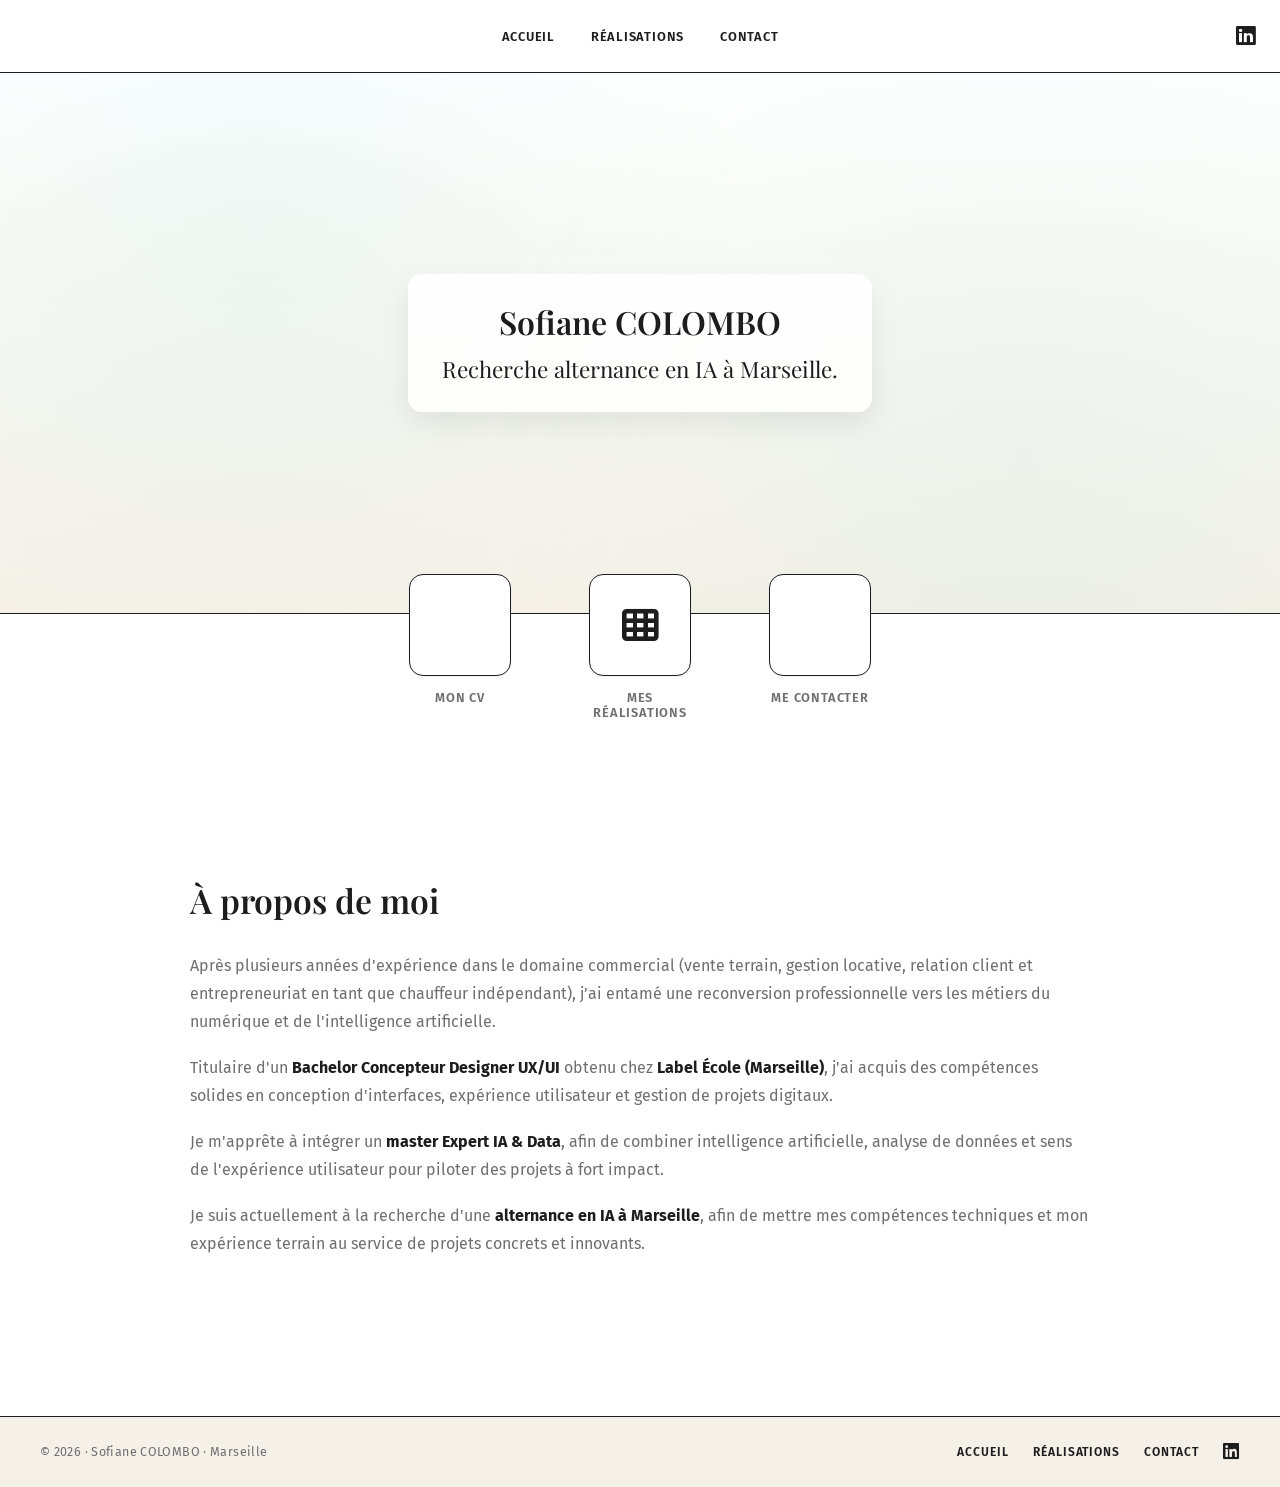
<file: index.html>
<!DOCTYPE html>
<html lang="fr">
    
<head>
    <meta charset="UTF-8">
    <meta name="viewport" content="width=device-width, initial-scale=1.0">
    <meta name="description" content="Portfolio expert IA & Data de Sofiane Colombo">
    <title>Portfolio S. COLOMBO</title>
    
    <link rel="stylesheet" href="./style.css"/>
    
    <link rel="preconnect" href="https://fonts.googleapis.com">
    <link rel="preconnect" href="https://fonts.gstatic.com" crossorigin>
    <link href="https://fonts.googleapis.com/css2?family=Fira+Sans:wght@300;400;600&family=Playfair+Display:ital,wght@0,400;0,600;0,700;0,800;1,400&display=swap" rel="stylesheet">

    <link rel='stylesheet' href='https://cdn-uicons.flaticon.com/2.1.0/uicons-regular-rounded/css/uicons-regular-rounded.css'>
<link rel='stylesheet' href='https://cdn-uicons.flaticon.com/2.1.0/uicons-brands/css/uicons-brands.css'>
<link rel='stylesheet' href='https://cdn-uicons.flaticon.com/2.1.0/uicons-solid-straight/css/uicons-solid-straight.css'>
<link rel='stylesheet' href='https://cdn-uicons.flaticon.com/2.1.0/uicons-thin-rounded/css/uicons-thin-rounded.css'>
<link rel="stylesheet" href="https://cdnjs.cloudflare.com/ajax/libs/font-awesome/6.5.0/css/all.min.css">
</head>

<body>
    <header>

        <nav>
            <a href="./index.html">Accueil</a>
            <a href="./realisations.html">Réalisations</a>
            <a href="./page_contact.html">Contact</a>
        </nav>
        
        <a href="https://www.linkedin.com/in/sofiane-colombo-744582396/" target="_blank" class="linkedin-icon">
            <i class="fa-brands fa-linkedin"></i>
        </a>
        
    </header>

    <main>
        <div id="background-main-title">
            <h1 id="main-title">
                Sofiane COLOMBO<br>
                <span style="font-size: 0.7em; font-weight: 400;">Recherche alternance en IA à Marseille.</span>
            </h1>
        </div>
        
        <div id="hero_cta">

            <div class="cta-container">
                <a href="./asset/cv_sofiane_colombo_v6.pdf" target="_blank" class="cta" aria-label="Mon CV">
                    <i class="fi fi-ss-file-user"></i>
                </a>
                <span class="cta-label">Mon CV</span>
            </div>
    
            <div class="cta-container">
                <a href="realisations.html" class="cta">
                    <i class="fa-solid fa-table-cells"></i>
                </a>
                <span class="cta-label">Mes réalisations</span>
            </div>

            <div class="cta-container">
                <a href="./page_contact.html" class="cta" aria-label="Me contacter">
                    <i class="fi fi-tr-address-book"></i>
                </a>
                <span class="cta-label">Me contacter</span>
            </div>

        </div>

        <section id="presentation">
    <div class="presentation-container">
        <h2>À propos de moi</h2>
        <p>
            Après plusieurs années d'expérience dans le domaine commercial (vente terrain, gestion locative, relation client et entrepreneuriat en tant que chauffeur indépendant), j’ai entamé une reconversion professionnelle vers les métiers du numérique et de l'intelligence artificielle.
        </p>
        <p>
            Titulaire d'un <strong>Bachelor Concepteur Designer UX/UI</strong> obtenu chez  
            <strong>Label École (Marseille)</strong>, j'ai acquis 
            des compétences solides en conception d'interfaces, 
            expérience utilisateur et gestion de projets digitaux.
        </p>
        <p>
            Je m'apprête à intégrer un <strong>master Expert IA & Data</strong>, 
            afin de combiner intelligence artificielle, analyse de données et sens de l'expérience utilisateur pour piloter des projets à fort impact.
        </p>
        <p>
            Je suis actuellement à la recherche d'une <strong>alternance en IA à Marseille</strong>, 
            afin de mettre mes compétences techniques et mon expérience terrain au service de projets concrets et innovants.
        </p>
    </div>
</section>

    </main>

    <footer>

        <p>© 2026 · Sofiane COLOMBO · Marseille</p>
        <div class="footer-links">
            <a href="./index.html">Accueil</a>
            <a href="./realisations.html">Réalisations</a>
            <a href="./page_contact.html">Contact</a>
            <a href="https://www.linkedin.com/in/ton-profil" target="_blank">
                <i class="fa-brands fa-linkedin"></i>
            </a>
        </div>

    </footer>
</body>
</html>
</file>
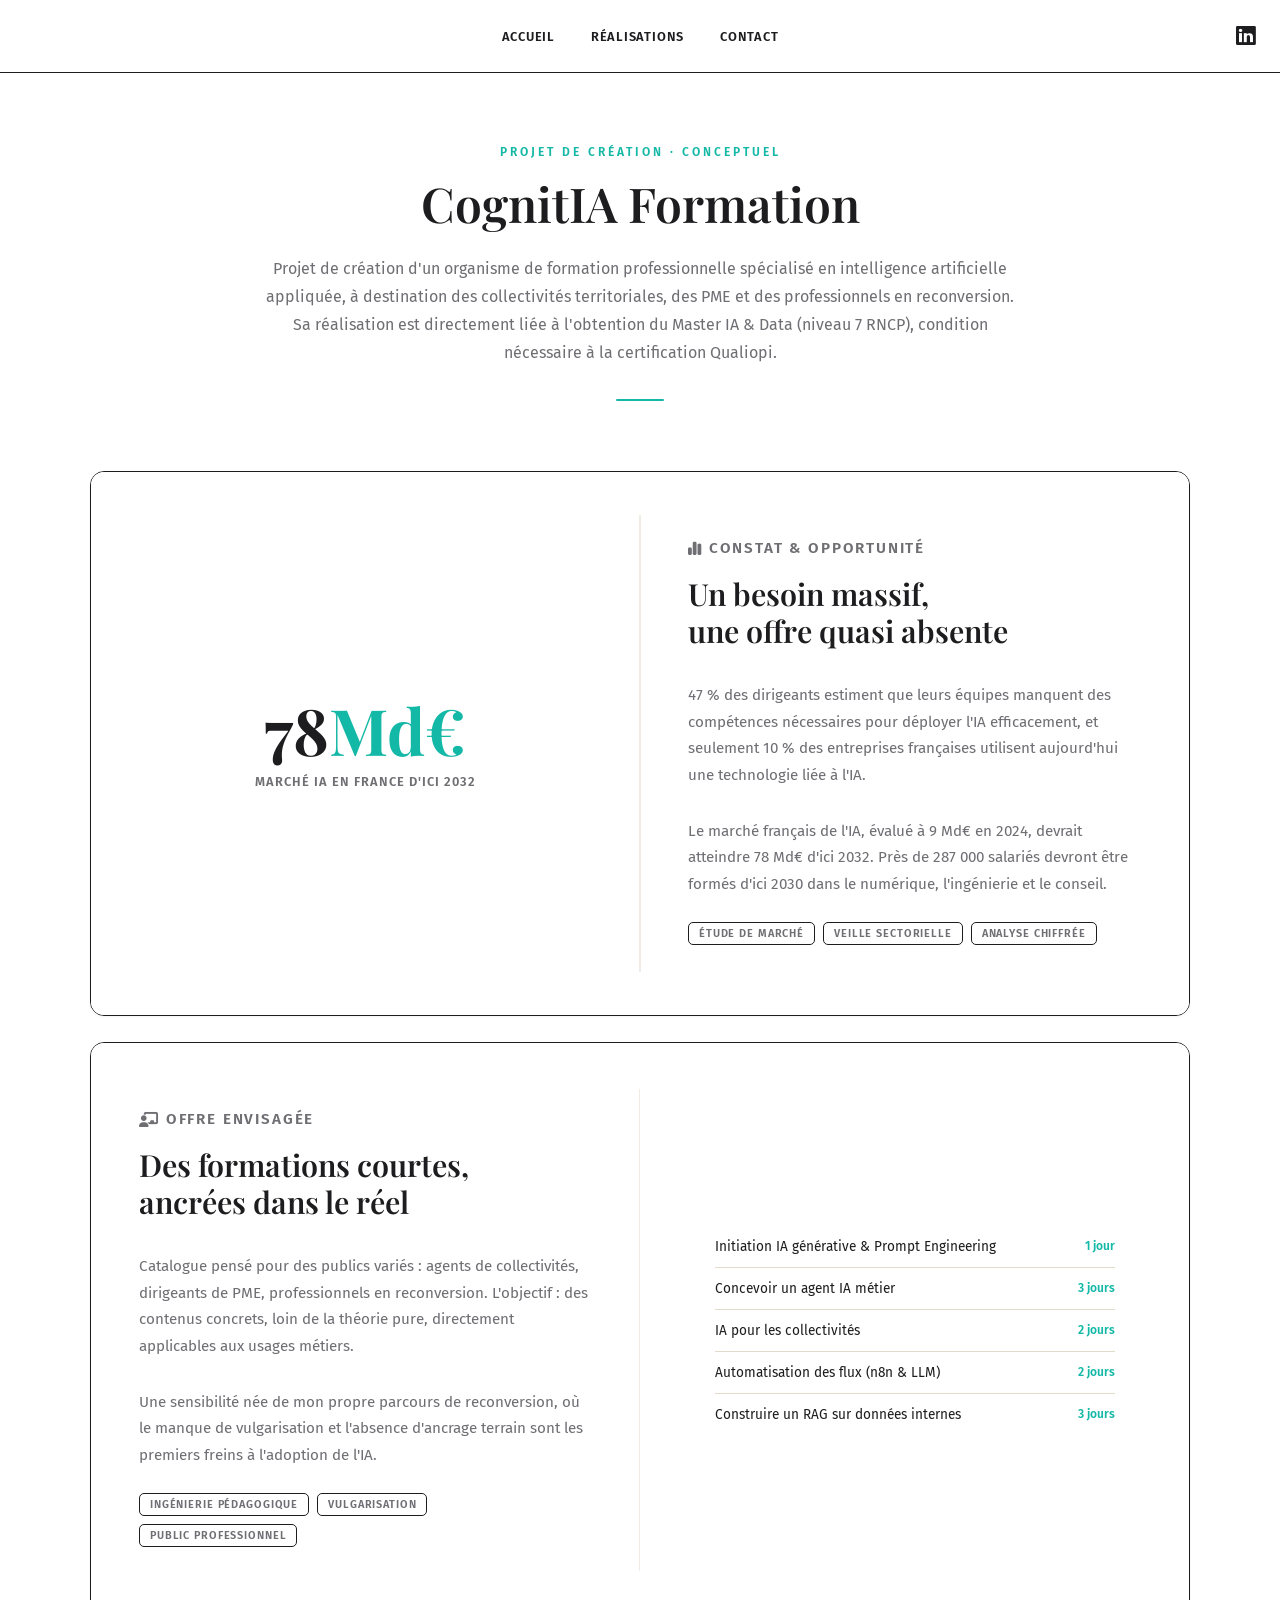
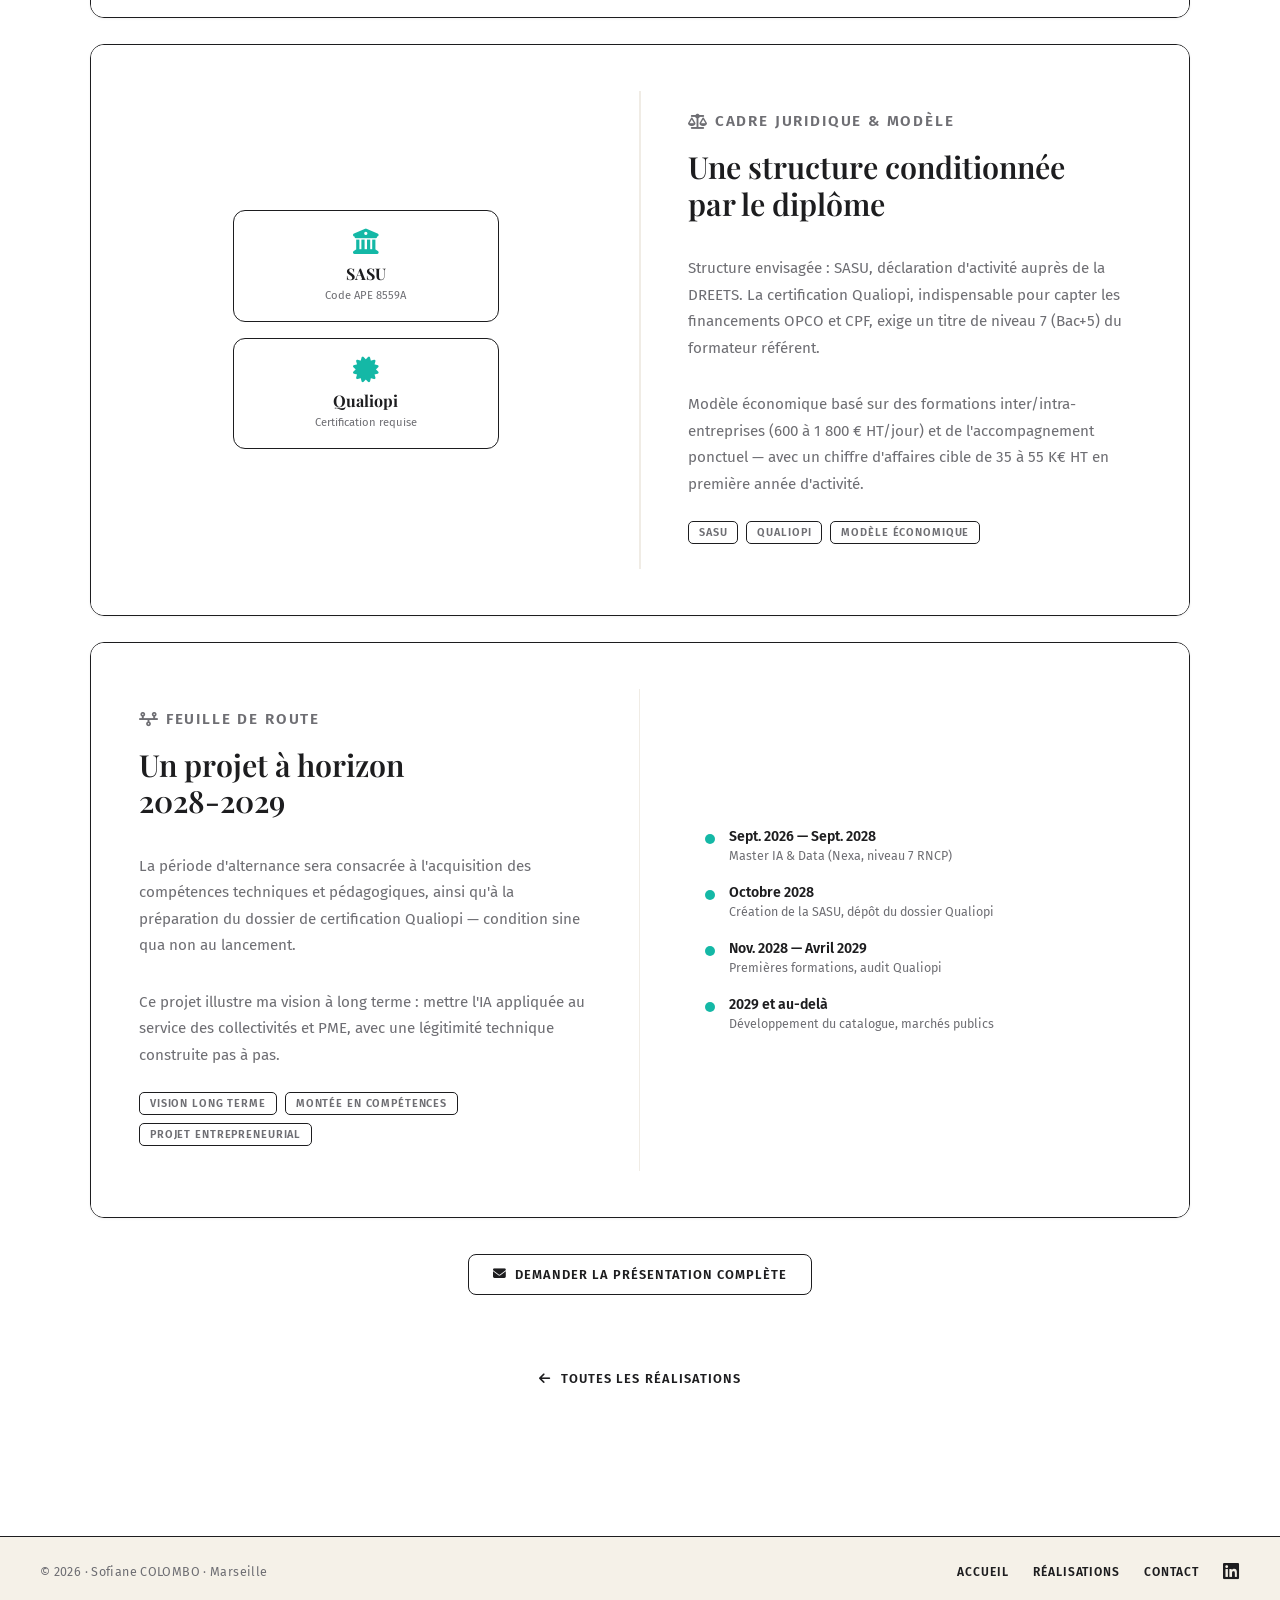
<file: cognitia.html>
<!DOCTYPE html>
<html lang="fr">
<head>
  <meta charset="UTF-8" />
  <meta name="viewport" content="width=device-width, initial-scale=1.0" />
  <meta name="description" content="CognitIA Formation — Sofiane Colombo">
  <title>CognitIA Formation — Sofiane COLOMBO</title>

  <link rel="stylesheet" href="./style.css">
  <link rel="preconnect" href="https://fonts.googleapis.com">
  <link rel="preconnect" href="https://fonts.gstatic.com" crossorigin>
  <link href="https://fonts.googleapis.com/css2?family=Fira+Sans:wght@300;400;600&family=Playfair+Display:ital,wght@0,400;0,600;0,700;0,800;1,400&display=swap" rel="stylesheet">
  <link rel='stylesheet' href='https://cdn-uicons.flaticon.com/2.1.0/uicons-regular-rounded/css/uicons-regular-rounded.css'>
  <link rel='stylesheet' href='https://cdn-uicons.flaticon.com/2.1.0/uicons-brands/css/uicons-brands.css'>
  <link rel='stylesheet' href='https://cdn-uicons.flaticon.com/2.1.0/uicons-solid-straight/css/uicons-solid-straight.css'>
  <link rel='stylesheet' href='https://cdn-uicons.flaticon.com/2.1.0/uicons-thin-rounded/css/uicons-thin-rounded.css'>
  <link rel="stylesheet" href="https://cdnjs.cloudflare.com/ajax/libs/font-awesome/6.5.0/css/all.min.css">
</head>

<body>

  <header>
    <nav>
      <a href="index.html">Accueil</a>
      <a href="realisations.html">Réalisations</a>
      <a href="page_contact.html">Contact</a>
    </nav>
    <a href="https://www.linkedin.com/in/sofiane-colombo-744582396/" target="_blank" class="linkedin-icon">
      <i class="fa-brands fa-linkedin"></i>
    </a>
  </header>

  <section id="detail-intro">
    <p class="eyebrow">Projet de création · Conceptuel</p>
    <h1>CognitIA Formation</h1>
    <p class="intro-text">
      Projet de création d'un organisme de formation professionnelle spécialisé en
      intelligence artificielle appliquée, à destination des collectivités
      territoriales, des PME et des professionnels en reconversion. Sa réalisation
      est directement liée à l'obtention du Master IA &amp; Data (niveau 7 RNCP),
      condition nécessaire à la certification Qualiopi.
    </p>
    <div class="intro-divider"></div>
  </section>

  <main id="detail-projects">

    <!-- BLOC 1 — Contexte & marché -->
    <article class="detail-block">
      <div class="detail-media detail-media--visual">
        <div class="stat-block">
          <div class="stat-number">78<span class="accent">Md€</span></div>
          <div class="stat-label">Marché IA en France d'ici 2032</div>
        </div>
      </div>
      <div class="detail-content">
        <p class="detail-tag"><i class="fa-solid fa-chart-simple"></i> Constat &amp; opportunité</p>
        <h2>Un besoin massif,<br>une offre quasi absente</h2>
        <p>
          47 % des dirigeants estiment que leurs équipes manquent des compétences
          nécessaires pour déployer l'IA efficacement, et seulement 10 % des
          entreprises françaises utilisent aujourd'hui une technologie liée à l'IA.
        </p>
        <p>
          Le marché français de l'IA, évalué à 9 Md€ en 2024, devrait atteindre
          78 Md€ d'ici 2032. Près de 287 000 salariés devront être formés d'ici
          2030 dans le numérique, l'ingénierie et le conseil.
        </p>
        <div class="detail-skills">
          <span>Étude de marché</span>
          <span>Veille sectorielle</span>
          <span>Analyse chiffrée</span>
        </div>
      </div>
    </article>

    <!-- BLOC 2 — Offre de formation -->
    <article class="detail-block detail-block--alt">
      <div class="detail-media detail-media--visual">
        <div class="formation-list">
          <div class="formation-item">
            <span>Initiation IA générative &amp; Prompt Engineering</span>
            <span class="duration">1 jour</span>
          </div>
          <div class="formation-item">
            <span>Concevoir un agent IA métier</span>
            <span class="duration">3 jours</span>
          </div>
          <div class="formation-item">
            <span>IA pour les collectivités</span>
            <span class="duration">2 jours</span>
          </div>
          <div class="formation-item">
            <span>Automatisation des flux (n8n &amp; LLM)</span>
            <span class="duration">2 jours</span>
          </div>
          <div class="formation-item">
            <span>Construire un RAG sur données internes</span>
            <span class="duration">3 jours</span>
          </div>
        </div>
      </div>
      <div class="detail-content detail-content--light">
        <p class="detail-tag"><i class="fa-solid fa-chalkboard-user"></i> Offre envisagée</p>
        <h2>Des formations courtes,<br>ancrées dans le réel</h2>
        <p>
          Catalogue pensé pour des publics variés : agents de collectivités,
          dirigeants de PME, professionnels en reconversion. L'objectif : des
          contenus concrets, loin de la théorie pure, directement applicables
          aux usages métiers.
        </p>
        <p>
          Une sensibilité née de mon propre parcours de reconversion, où le manque
          de vulgarisation et l'absence d'ancrage terrain sont les premiers freins
          à l'adoption de l'IA.
        </p>
        <div class="detail-skills">
          <span>Ingénierie pédagogique</span>
          <span>Vulgarisation</span>
          <span>Public professionnel</span>
        </div>
      </div>
    </article>

    <!-- BLOC 3 — Cadre juridique -->
    <article class="detail-block">
      <div class="detail-media detail-media--visual">
        <div class="legal-visual">
          <div class="legal-badge">
            <i class="fa-solid fa-building-columns"></i>
            <span>SASU</span>
            <small>Code APE 8559A</small>
          </div>
          <div class="legal-badge">
            <i class="fa-solid fa-certificate"></i>
            <span>Qualiopi</span>
            <small>Certification requise</small>
          </div>
        </div>
      </div>
      <div class="detail-content">
        <p class="detail-tag"><i class="fa-solid fa-scale-balanced"></i> Cadre juridique &amp; modèle</p>
        <h2>Une structure conditionnée<br>par le diplôme</h2>
        <p>
          Structure envisagée : SASU, déclaration d'activité auprès de la DREETS.
          La certification Qualiopi, indispensable pour capter les financements
          OPCO et CPF, exige un titre de niveau 7 (Bac+5) du formateur référent.
        </p>
        <p>
          Modèle économique basé sur des formations inter/intra-entreprises
          (600 à 1 800 € HT/jour) et de l'accompagnement ponctuel — avec un
          chiffre d'affaires cible de 35 à 55 K€ HT en première année d'activité.
        </p>
        <div class="detail-skills">
          <span>SASU</span>
          <span>Qualiopi</span>
          <span>Modèle économique</span>
        </div>
      </div>
    </article>

    <!-- BLOC 4 — Feuille de route -->
    <article class="detail-block detail-block--alt">
      <div class="detail-media detail-media--visual">
        <div class="timeline-visual">
          <div class="timeline-item">
            <span class="timeline-dot"></span>
            <div class="timeline-text">
              <strong>Sept. 2026 — Sept. 2028</strong>
              <span>Master IA &amp; Data (Nexa, niveau 7 RNCP)</span>
            </div>
          </div>
          <div class="timeline-item">
            <span class="timeline-dot"></span>
            <div class="timeline-text">
              <strong>Octobre 2028</strong>
              <span>Création de la SASU, dépôt du dossier Qualiopi</span>
            </div>
          </div>
          <div class="timeline-item">
            <span class="timeline-dot"></span>
            <div class="timeline-text">
              <strong>Nov. 2028 — Avril 2029</strong>
              <span>Premières formations, audit Qualiopi</span>
            </div>
          </div>
          <div class="timeline-item">
            <span class="timeline-dot"></span>
            <div class="timeline-text">
              <strong>2029 et au-delà</strong>
              <span>Développement du catalogue, marchés publics</span>
            </div>
          </div>
        </div>
      </div>
      <div class="detail-content detail-content--light">
        <p class="detail-tag"><i class="fa-solid fa-timeline"></i> Feuille de route</p>
        <h2>Un projet à horizon<br>2028-2029</h2>
        <p>
          La période d'alternance sera consacrée à l'acquisition des compétences
          techniques et pédagogiques, ainsi qu'à la préparation du dossier de
          certification Qualiopi — condition sine qua non au lancement.
        </p>
        <p>
          Ce projet illustre ma vision à long terme : mettre l'IA appliquée au
          service des collectivités et PME, avec une légitimité technique
          construite pas à pas.
        </p>
        <div class="detail-skills">
          <span>Vision long terme</span>
          <span>Montée en compétences</span>
          <span>Projet entrepreneurial</span>
        </div>
      </div>
    </article>

    <!--
      📄 Optionnel : place ton PDF dans ./asset/cognitia-presentation.pdf
      pour activer ce bouton de téléchargement
    -->
    <div class="detail-download">
  <a href="page_contact.html">
    <i class="fa-solid fa-envelope"></i> Demander la présentation complète
  </a>
</div>

    <a href="realisations.html" class="detail-back">
      <i class="fa-solid fa-arrow-left"></i> Toutes les réalisations
    </a>

  </main>

  <footer>
    <p>© 2026 · Sofiane COLOMBO · Marseille</p>
    <div class="footer-links">
      <a href="index.html">Accueil</a>
      <a href="realisations.html">Réalisations</a>
      <a href="page_contact.html">Contact</a>
      <a href="https://www.linkedin.com/in/sofiane-colombo-744582396/" target="_blank">
        <i class="fa-brands fa-linkedin"></i>
      </a>
    </div>
  </footer>

  <script>
    const blocks = document.querySelectorAll('.detail-block');
    const observer = new IntersectionObserver((entries) => {
      entries.forEach(e => {
        if (e.isIntersecting) {
          e.target.classList.add('visible');
          observer.unobserve(e.target);
        }
      });
    }, { threshold: 0.1 });
    blocks.forEach(b => observer.observe(b));
  </script>

</body>
</html>
</file>
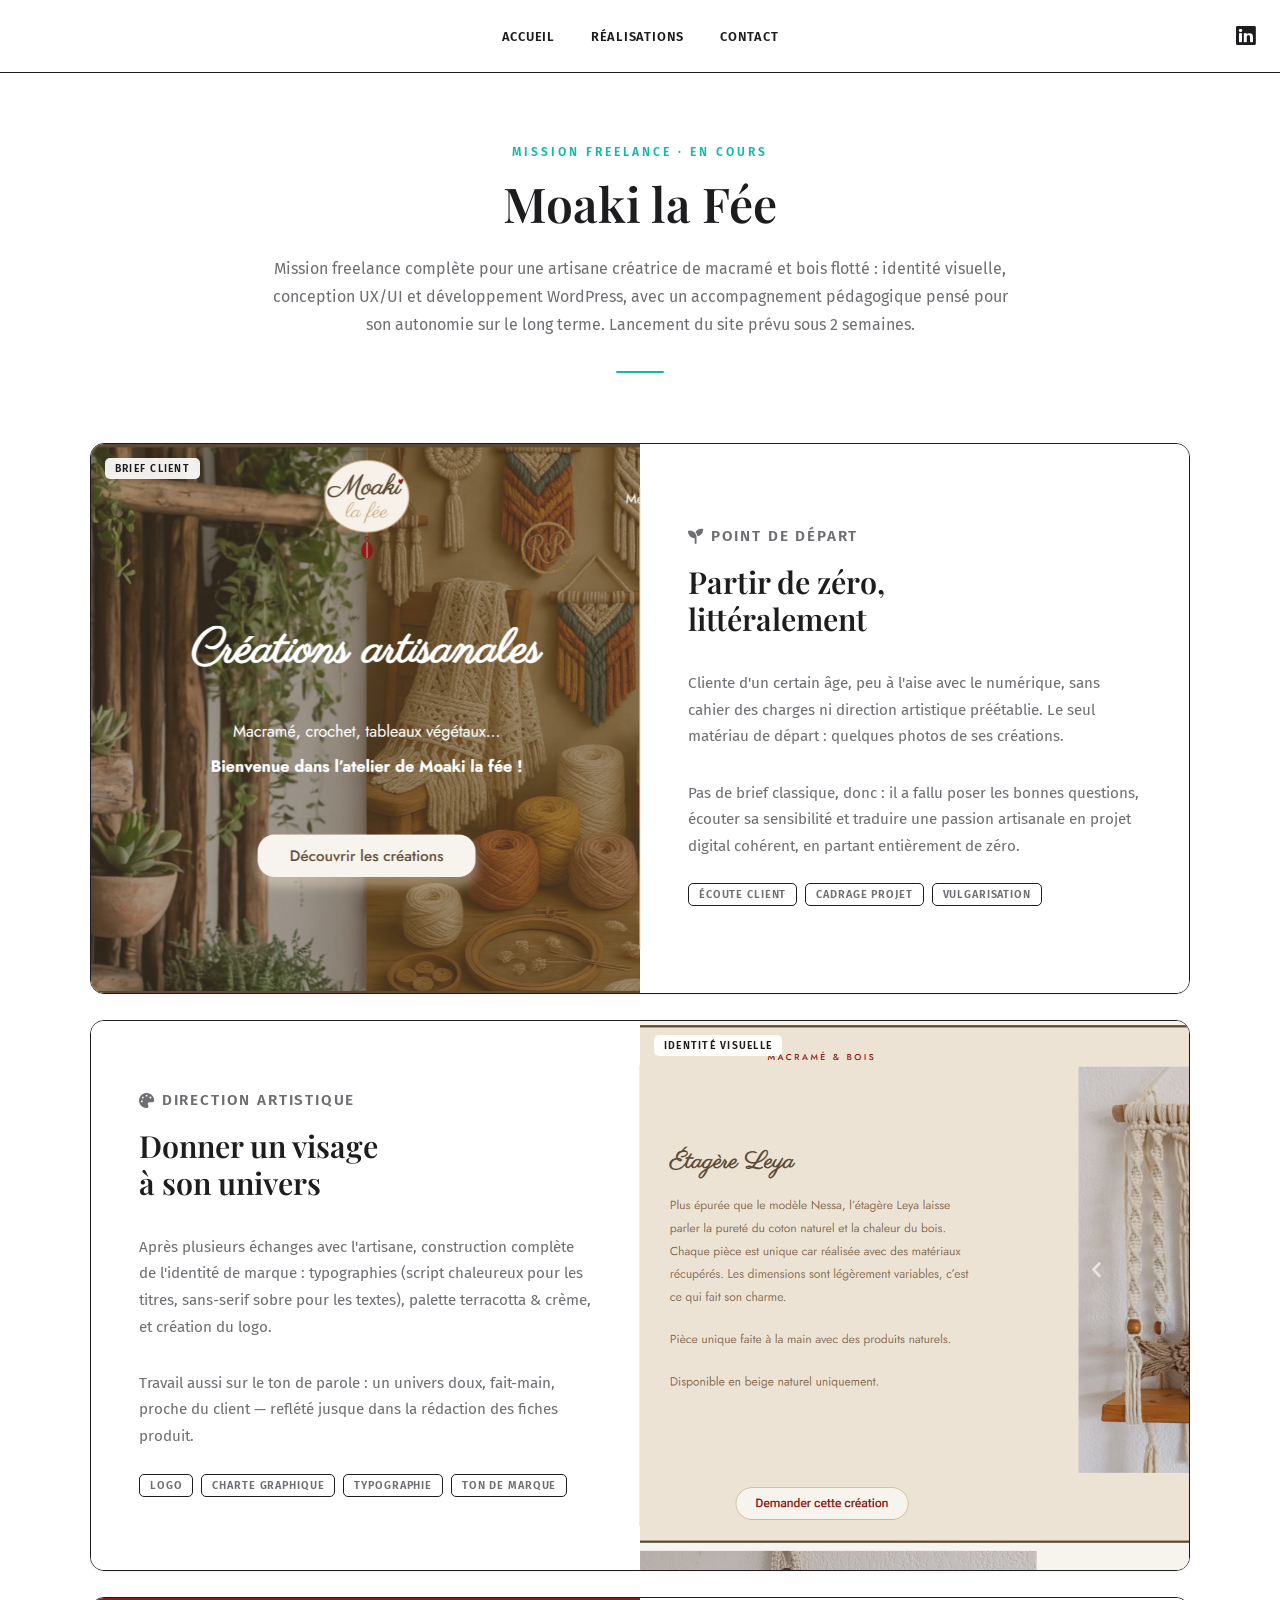
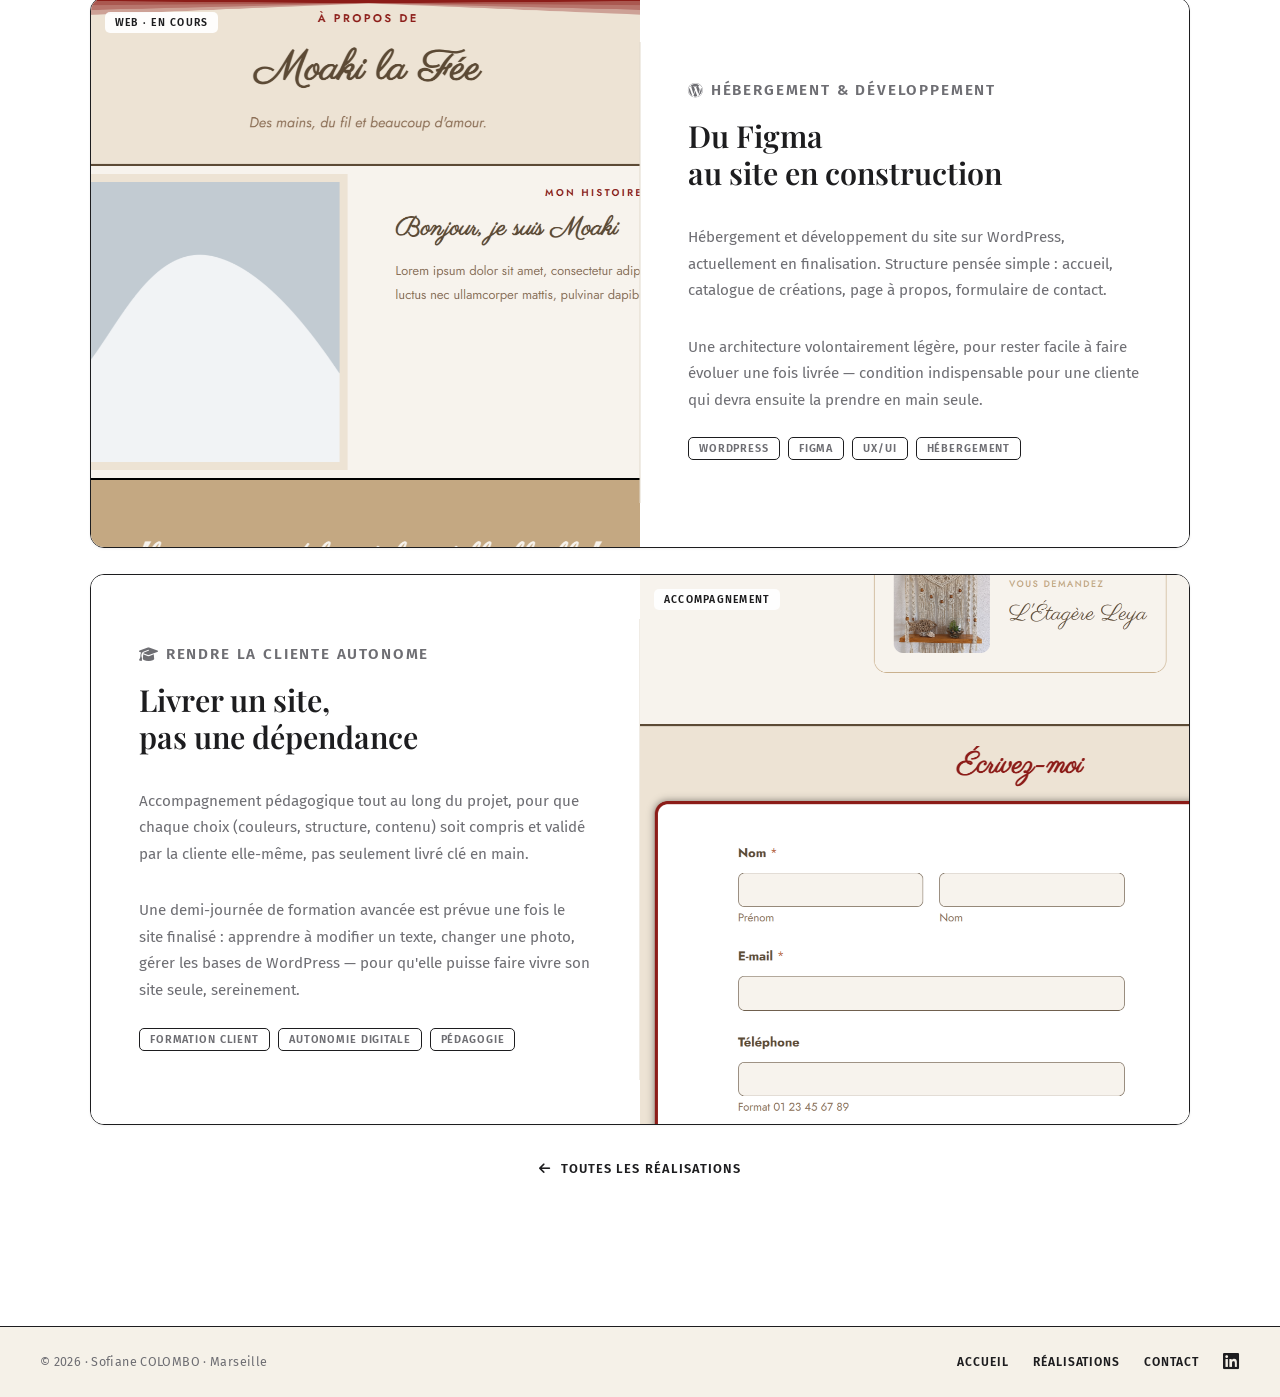
<file: moaki.html>
<!DOCTYPE html>
<html lang="fr">
<head>
  <meta charset="UTF-8" />
  <meta name="viewport" content="width=device-width, initial-scale=1.0" />
  <meta name="description" content="Moaki la Fée — Sofiane Colombo">
  <title>Moaki la Fée — Sofiane COLOMBO</title>

  <link rel="stylesheet" href="./style.css">
  <link rel="preconnect" href="https://fonts.googleapis.com">
  <link rel="preconnect" href="https://fonts.gstatic.com" crossorigin>
  <link href="https://fonts.googleapis.com/css2?family=Fira+Sans:wght@300;400;600&family=Playfair+Display:ital,wght@0,400;0,600;0,700;0,800;1,400&display=swap" rel="stylesheet">
  <link rel='stylesheet' href='https://cdn-uicons.flaticon.com/2.1.0/uicons-regular-rounded/css/uicons-regular-rounded.css'>
  <link rel='stylesheet' href='https://cdn-uicons.flaticon.com/2.1.0/uicons-brands/css/uicons-brands.css'>
  <link rel='stylesheet' href='https://cdn-uicons.flaticon.com/2.1.0/uicons-solid-straight/css/uicons-solid-straight.css'>
  <link rel='stylesheet' href='https://cdn-uicons.flaticon.com/2.1.0/uicons-thin-rounded/css/uicons-thin-rounded.css'>
  <link rel="stylesheet" href="https://cdnjs.cloudflare.com/ajax/libs/font-awesome/6.5.0/css/all.min.css">
</head>

<body>

  <header>
    <nav>
      <a href="index.html">Accueil</a>
      <a href="realisations.html">Réalisations</a>
      <a href="page_contact.html">Contact</a>
    </nav>
    <a href="https://www.linkedin.com/in/sofiane-colombo-744582396/" target="_blank" class="linkedin-icon">
      <i class="fa-brands fa-linkedin"></i>
    </a>
  </header>

  <section id="detail-intro">
    <p class="eyebrow">Mission Freelance · En cours</p>
    <h1>Moaki la Fée</h1>
    <p class="intro-text">
      Mission freelance complète pour une artisane créatrice de macramé et bois flotté :
      identité visuelle, conception UX/UI et développement WordPress, avec un accompagnement
      pédagogique pensé pour son autonomie sur le long terme. Lancement du site prévu
      sous 2 semaines.
    </p>
    <div class="intro-divider"></div>
  </section>

  <main id="detail-projects">

    <!-- BLOC 1 — Brief client -->
    <article class="detail-block">
      <div class="detail-media">
        <img src="./asset/moaki-accueil.png" alt="Page d'accueil du site Moaki la Fée" />
        <span class="media-badge">Brief client</span>
      </div>
      <div class="detail-content">
        <p class="detail-tag"><i class="fa-solid fa-seedling"></i> Point de départ</p>
        <h2>Partir de zéro,<br>littéralement</h2>
        <p>
          Cliente d'un certain âge, peu à l'aise avec le numérique, sans cahier des
          charges ni direction artistique préétablie. Le seul matériau de départ :
          quelques photos de ses créations.
        </p>
        <p>
          Pas de brief classique, donc : il a fallu poser les bonnes questions,
          écouter sa sensibilité et traduire une passion artisanale en projet
          digital cohérent, en partant entièrement de zéro.
        </p>
        <div class="detail-skills">
          <span>Écoute client</span>
          <span>Cadrage projet</span>
          <span>Vulgarisation</span>
        </div>
      </div>
    </article>

    <!-- BLOC 2 — Identité visuelle -->
    <article class="detail-block detail-block--alt">
      <div class="detail-media">
        <img src="./asset/moaki-produit.png" alt="Fiche produit Étagère Leya — identité visuelle Moaki la Fée" />
        <span class="media-badge">Identité visuelle</span>
      </div>
      <div class="detail-content detail-content--light">
        <p class="detail-tag"><i class="fa-solid fa-palette"></i> Direction artistique</p>
        <h2>Donner un visage<br>à son univers</h2>
        <p>
          Après plusieurs échanges avec l'artisane, construction complète de
          l'identité de marque : typographies (script chaleureux pour les titres,
          sans-serif sobre pour les textes), palette terracotta &amp; crème, et
          création du logo.
        </p>
        <p>
          Travail aussi sur le ton de parole : un univers doux, fait-main, proche
          du client — reflété jusque dans la rédaction des fiches produit.
        </p>
        <div class="detail-skills">
          <span>Logo</span>
          <span>Charte graphique</span>
          <span>Typographie</span>
          <span>Ton de marque</span>
        </div>
      </div>
    </article>

    <!-- BLOC 3 — Développement WordPress -->
    <article class="detail-block">
      <div class="detail-media">
        <img src="./asset/moaki-apropos.png" alt="Page À propos en cours de développement" />
        <span class="media-badge">Web · En cours</span>
      </div>
      <div class="detail-content">
        <p class="detail-tag"><i class="fa-brands fa-wordpress"></i> Hébergement &amp; Développement</p>
        <h2>Du Figma<br>au site en construction</h2>
        <p>
          Hébergement et développement du site sur WordPress, actuellement en
          finalisation. Structure pensée simple : accueil, catalogue de créations,
          page à propos, formulaire de contact.
        </p>
        <p>
          Une architecture volontairement légère, pour rester facile à faire évoluer
          une fois livrée — condition indispensable pour une cliente qui devra
          ensuite la prendre en main seule.
        </p>
        <div class="detail-skills">
          <span>WordPress</span>
          <span>Figma</span>
          <span>UX/UI</span>
          <span>Hébergement</span>
        </div>
      </div>
    </article>

    <!-- BLOC 4 — Accompagnement pédagogique -->
    <article class="detail-block detail-block--alt">
      <div class="detail-media">
        <img src="./asset/moaki-contact.png" alt="Formulaire de contact du site Moaki la Fée" />
        <span class="media-badge">Accompagnement</span>
      </div>
      <div class="detail-content detail-content--light">
        <p class="detail-tag"><i class="fa-solid fa-graduation-cap"></i> Rendre la cliente autonome</p>
        <h2>Livrer un site,<br>pas une dépendance</h2>
        <p>
          Accompagnement pédagogique tout au long du projet, pour que chaque choix
          (couleurs, structure, contenu) soit compris et validé par la cliente
          elle-même, pas seulement livré clé en main.
        </p>
        <p>
          Une demi-journée de formation avancée est prévue une fois le site finalisé :
          apprendre à modifier un texte, changer une photo, gérer les bases de
          WordPress — pour qu'elle puisse faire vivre son site seule, sereinement.
        </p>
        <div class="detail-skills">
          <span>Formation client</span>
          <span>Autonomie digitale</span>
          <span>Pédagogie</span>
        </div>
      </div>
    </article>

    <a href="realisations.html" class="detail-back">
      <i class="fa-solid fa-arrow-left"></i> Toutes les réalisations
    </a>

  </main>

  <footer>
    <p>© 2026 · Sofiane COLOMBO · Marseille</p>
    <div class="footer-links">
      <a href="index.html">Accueil</a>
      <a href="realisations.html">Réalisations</a>
      <a href="page_contact.html">Contact</a>
      <a href="https://www.linkedin.com/in/sofiane-colombo-744582396/" target="_blank">
        <i class="fa-brands fa-linkedin"></i>
      </a>
    </div>
  </footer>

  <script>
    const blocks = document.querySelectorAll('.detail-block');
    const observer = new IntersectionObserver((entries) => {
      entries.forEach(e => {
        if (e.isIntersecting) {
          e.target.classList.add('visible');
          observer.unobserve(e.target);
        }
      });
    }, { threshold: 0.1 });
    blocks.forEach(b => observer.observe(b));
  </script>

</body>
</html>
</file>
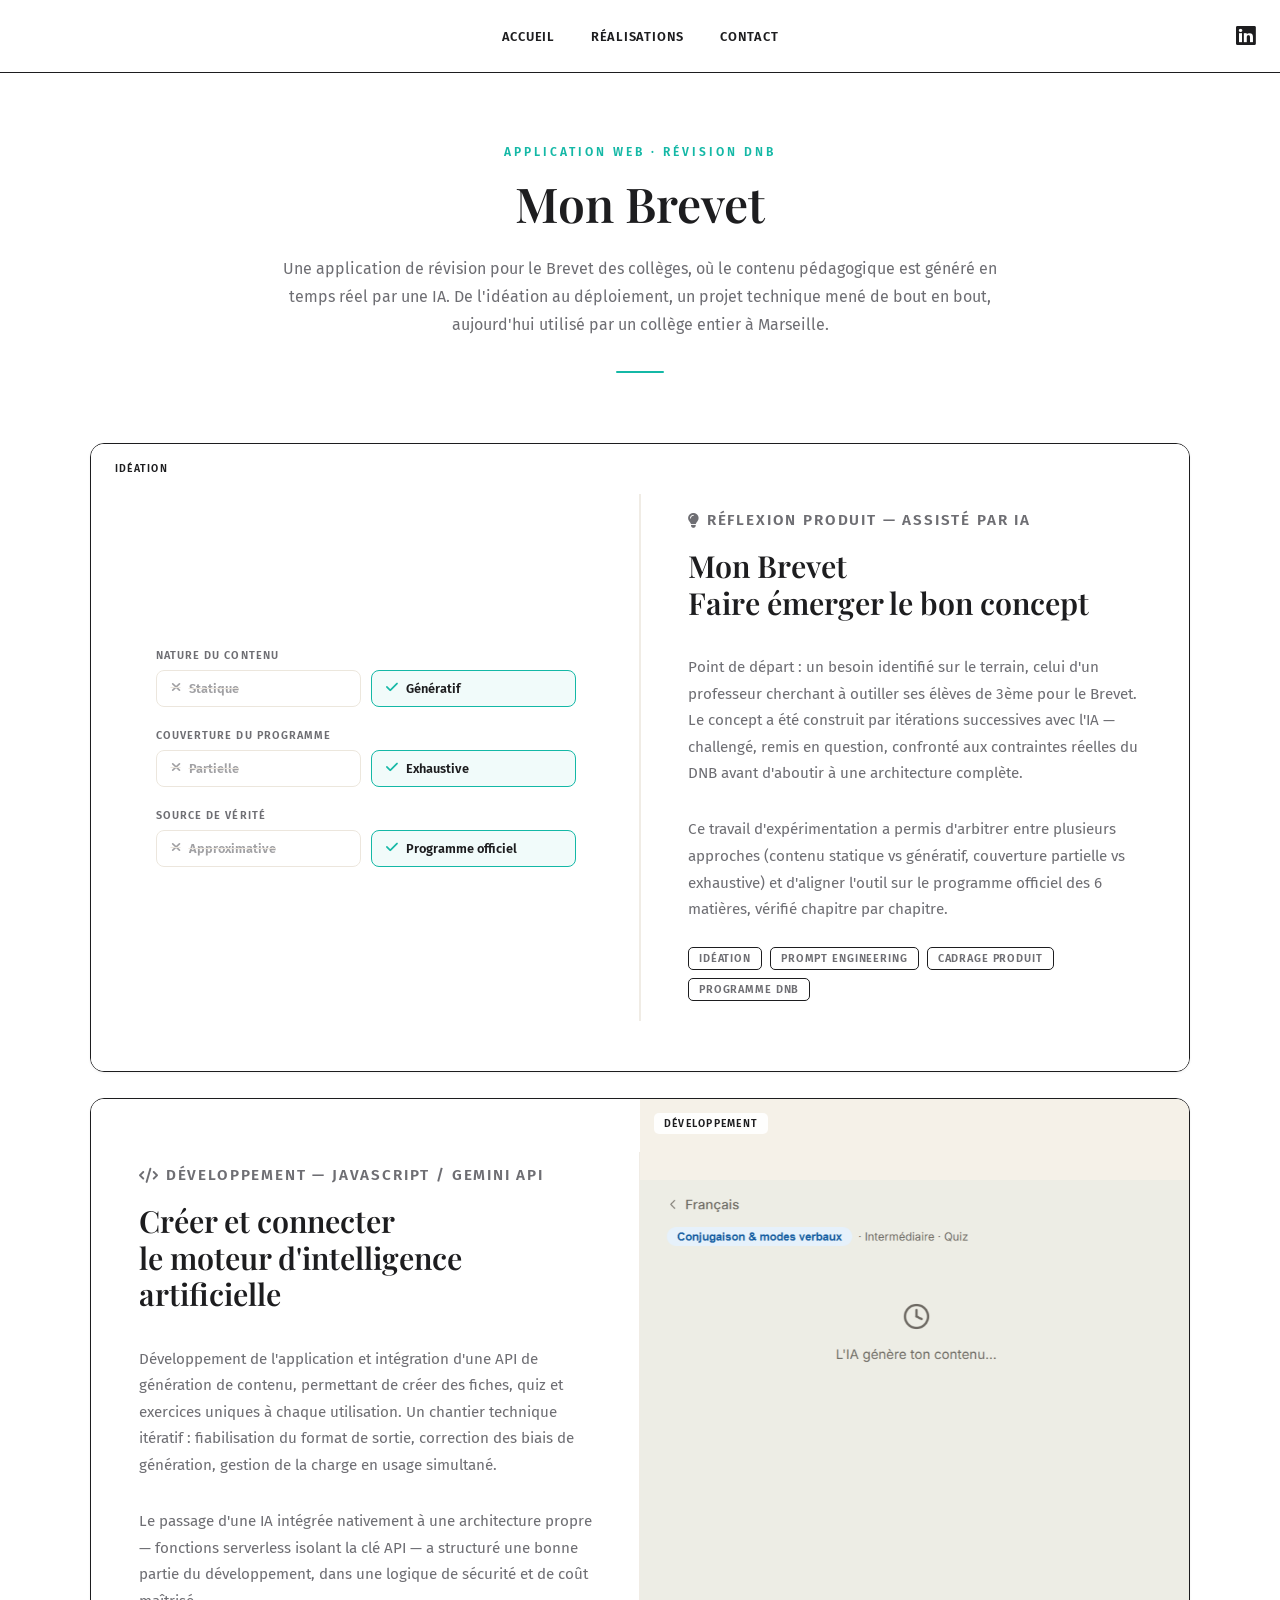
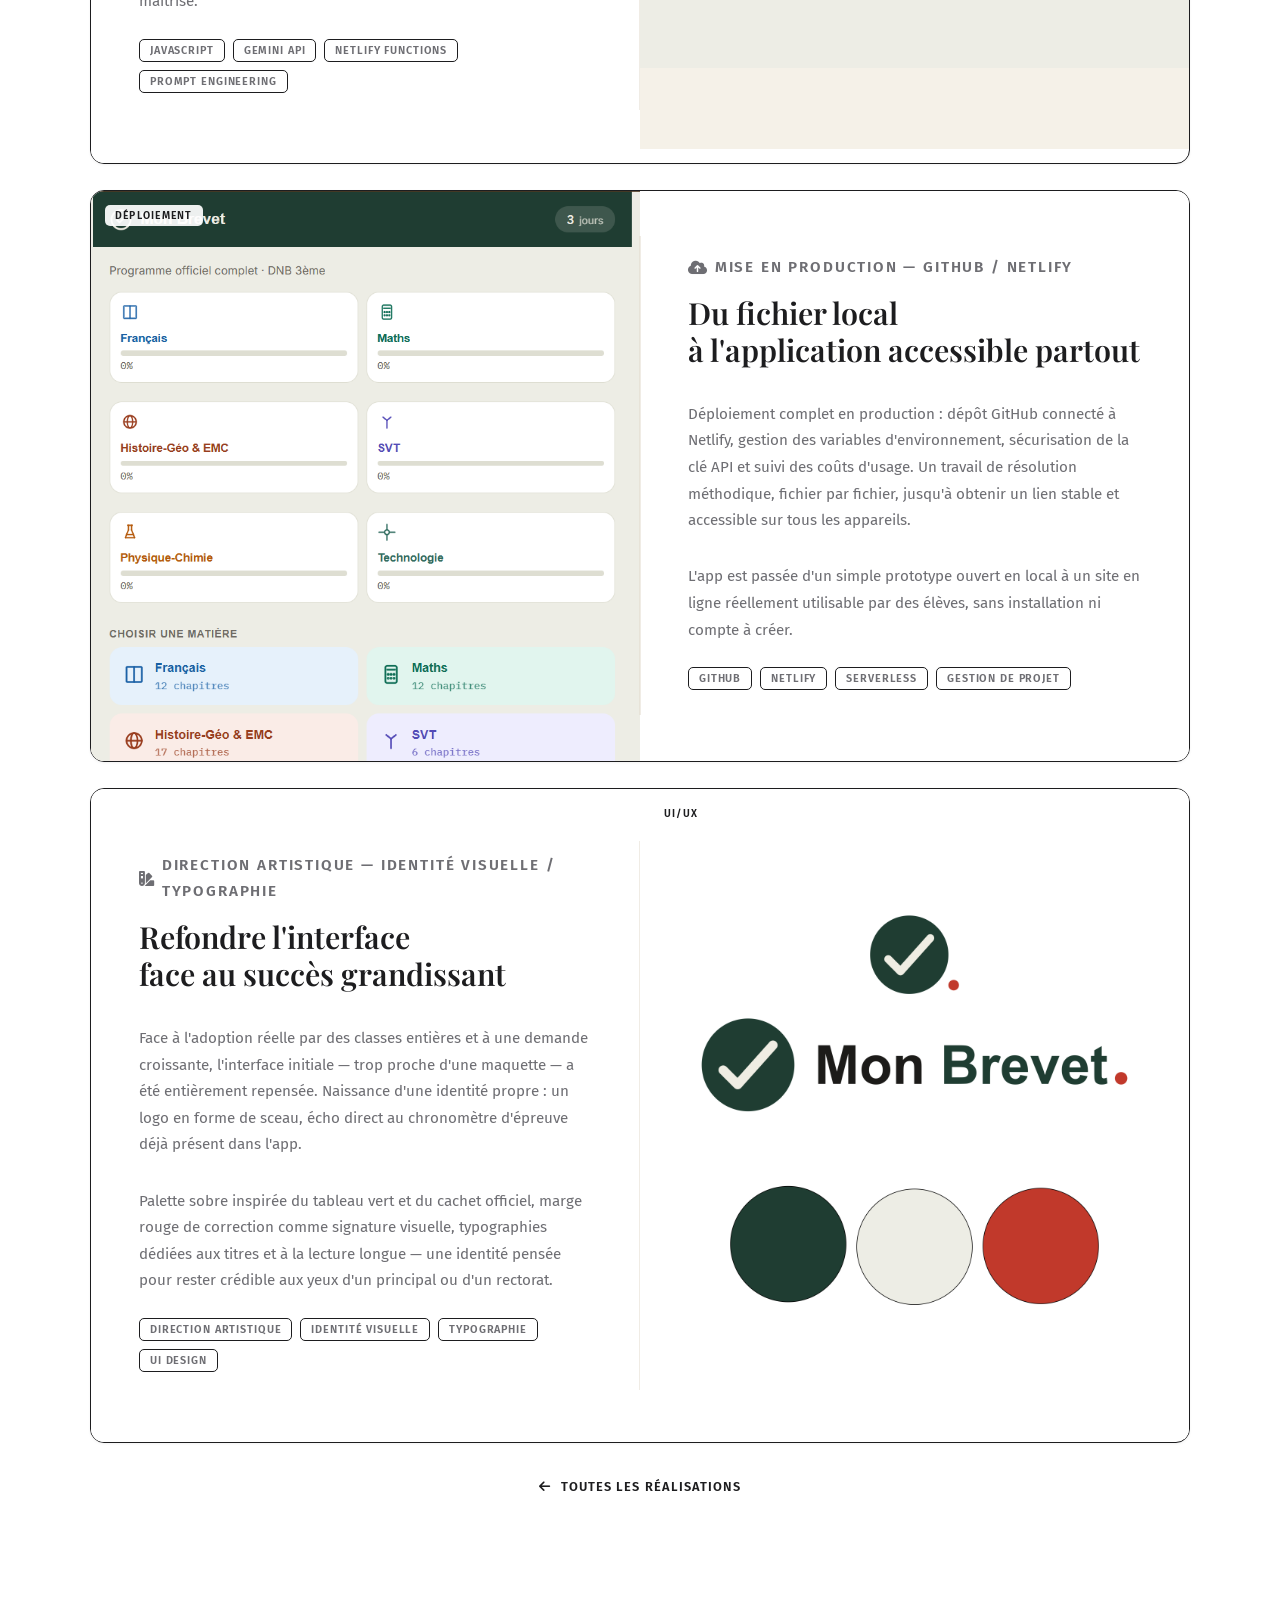
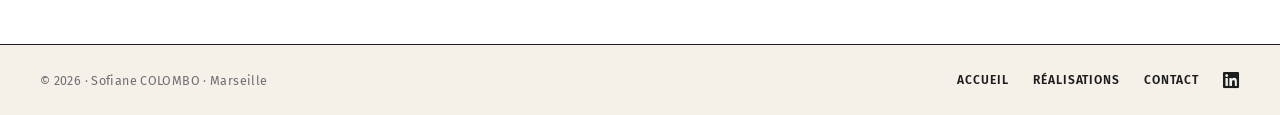
<file: mon-brevet.html>
<!DOCTYPE html>
<html lang="fr">
<head>
  <meta charset="UTF-8" />
  <meta name="viewport" content="width=device-width, initial-scale=1.0" />
  <meta name="description" content="Mon Brevet — Sofiane Colombo">
  <title>Mon Brevet — Sofiane COLOMBO</title>

  <link rel="stylesheet" href="./style.css">
  <link rel="preconnect" href="https://fonts.googleapis.com">
  <link rel="preconnect" href="https://fonts.gstatic.com" crossorigin>
  <link href="https://fonts.googleapis.com/css2?family=Fira+Sans:wght@300;400;600&family=Playfair+Display:ital,wght@0,400;0,600;0,700;0,800;1,400&display=swap" rel="stylesheet">
  <link rel='stylesheet' href='https://cdn-uicons.flaticon.com/2.1.0/uicons-regular-rounded/css/uicons-regular-rounded.css'>
  <link rel='stylesheet' href='https://cdn-uicons.flaticon.com/2.1.0/uicons-brands/css/uicons-brands.css'>
  <link rel='stylesheet' href='https://cdn-uicons.flaticon.com/2.1.0/uicons-solid-straight/css/uicons-solid-straight.css'>
  <link rel='stylesheet' href='https://cdn-uicons.flaticon.com/2.1.0/uicons-thin-rounded/css/uicons-thin-rounded.css'>
  <link rel="stylesheet" href="https://cdnjs.cloudflare.com/ajax/libs/font-awesome/6.5.0/css/all.min.css">
</head>

<body>

  <header>
    <nav>
      <a href="index.html">Accueil</a>
      <a href="realisations.html">Réalisations</a>
      <a href="page_contact.html">Contact</a>
    </nav>
    <a href="https://www.linkedin.com/in/sofiane-colombo-744582396/" target="_blank" class="linkedin-icon">
      <i class="fa-brands fa-linkedin"></i>
    </a>
  </header>

  <section id="detail-intro">
    <p class="eyebrow">Application web · Révision DNB</p>
    <h1>Mon Brevet</h1>
    <p class="intro-text">
      Une application de révision pour le Brevet des collèges, où le contenu
      pédagogique est généré en temps réel par une IA. De l'idéation au
      déploiement, un projet technique mené de bout en bout, aujourd'hui
      utilisé par un collège entier à Marseille.
    </p>
    <div class="intro-divider"></div>
  </section>

  <main id="detail-projects">

    <!-- CARTE 1 — Idéation & expérimentation IA -->
    <article class="detail-block">
      <div class="detail-media detail-media--visual">
  <div class="decision-matrix">
    <div class="decision-row">
      <span class="decision-label">Nature du contenu</span>
      <div class="decision-options">
        <span class="decision-chip discarded"><i class="fa-solid fa-xmark"></i> Statique</span>
        <span class="decision-chip chosen"><i class="fa-solid fa-check"></i> Génératif</span>
      </div>
    </div>
    <div class="decision-row">
      <span class="decision-label">Couverture du programme</span>
      <div class="decision-options">
        <span class="decision-chip discarded"><i class="fa-solid fa-xmark"></i> Partielle</span>
        <span class="decision-chip chosen"><i class="fa-solid fa-check"></i> Exhaustive</span>
      </div>
    </div>
    <div class="decision-row">
      <span class="decision-label">Source de vérité</span>
      <div class="decision-options">
        <span class="decision-chip discarded"><i class="fa-solid fa-xmark"></i> Approximative</span>
        <span class="decision-chip chosen"><i class="fa-solid fa-check"></i> Programme officiel</span>
      </div>
    </div>
  </div>
  <span class="media-badge">Idéation</span>
</div>
      <div class="detail-content">
        <p class="detail-tag"><i class="fa-solid fa-lightbulb"></i> Réflexion produit — Assisté par IA</p>
        <h2>Mon Brevet<br>Faire émerger le bon concept</h2>
        <p>
          Point de départ : un besoin identifié sur le terrain, celui d'un professeur
          cherchant à outiller ses élèves de 3ème pour le Brevet. Le concept a été
          construit par itérations successives avec l'IA — challengé, remis en
          question, confronté aux contraintes réelles du DNB avant d'aboutir à une
          architecture complète.
        </p>
        <p>
          Ce travail d'expérimentation a permis d'arbitrer entre plusieurs approches
          (contenu statique vs génératif, couverture partielle vs exhaustive) et
          d'aligner l'outil sur le programme officiel des 6 matières, vérifié
          chapitre par chapitre.
        </p>
        <div class="detail-skills">
          <span>Idéation</span>
          <span>Prompt engineering</span>
          <span>Cadrage produit</span>
          <span>Programme DNB</span>
        </div>
      </div>
    </article>

    <!-- CARTE 2 — Développement & intégration API -->
    <article class="detail-block detail-block--alt">
      <div class="detail-media">
        <img src="./asset/mon-brevet-generation.png" alt="Écran de génération de contenu par l'IA" />
        <span class="media-badge">Développement</span>
      </div>
      <div class="detail-content detail-content--light">
        <p class="detail-tag"><i class="fa-solid fa-code"></i> Développement — JavaScript / Gemini API</p>
        <h2>Créer et connecter<br>le moteur d'intelligence artificielle</h2>
        <p>
          Développement de l'application et intégration d'une API de génération de
          contenu, permettant de créer des fiches, quiz et exercices uniques à chaque
          utilisation. Un chantier technique itératif : fiabilisation du format de
          sortie, correction des biais de génération, gestion de la charge en usage
          simultané.
        </p>
        <p>
          Le passage d'une IA intégrée nativement à une architecture propre —
          fonctions serverless isolant la clé API — a structuré une bonne partie
          du développement, dans une logique de sécurité et de coût maîtrisé.
        </p>
        <div class="detail-skills">
          <span>JavaScript</span>
          <span>Gemini API</span>
          <span>Netlify Functions</span>
          <span>Prompt engineering</span>
        </div>
      </div>
    </article>

    <!-- CARTE 3 — Hébergement & déploiement -->
    <article class="detail-block">
      <div class="detail-media detail-media--landscape">
        <img src="./asset/mon-brevet-accueil.png" alt="Application Mon Brevet en production" />
        <span class="media-badge">Déploiement</span>
      </div>
      <div class="detail-content">
        <p class="detail-tag"><i class="fa-solid fa-cloud-arrow-up"></i> Mise en production — GitHub / Netlify</p>
        <h2>Du fichier local<br>à l'application accessible partout</h2>
        <p>
          Déploiement complet en production : dépôt GitHub connecté à Netlify,
          gestion des variables d'environnement, sécurisation de la clé API et
          suivi des coûts d'usage. Un travail de résolution méthodique, fichier
          par fichier, jusqu'à obtenir un lien stable et accessible sur tous
          les appareils.
        </p>
        <p>
          L'app est passée d'un simple prototype ouvert en local à un site en
          ligne réellement utilisable par des élèves, sans installation ni
          compte à créer.
        </p>
        <div class="detail-skills">
          <span>GitHub</span>
          <span>Netlify</span>
          <span>Serverless</span>
          <span>Gestion de projet</span>
        </div>
      </div>
    </article>

    <!-- CARTE 4 — Refonte UI/UX -->
    <article class="detail-block detail-block--alt">
      <div class="detail-media detail-media--logo">
        <img src="./asset/mon-brevet-logo.png" alt="Logo Mon Brevet — sceau officiel" />
        <span class="media-badge">UI/UX</span>
      </div>
      <div class="detail-content detail-content--light">
        <p class="detail-tag"><i class="fa-solid fa-swatchbook"></i> Direction artistique — Identité visuelle / Typographie</p>
        <h2>Refondre l'interface<br>face au succès grandissant</h2>
        <p>
          Face à l'adoption réelle par des classes entières et à une demande
          croissante, l'interface initiale — trop proche d'une maquette — a été
          entièrement repensée. Naissance d'une identité propre : un logo en
          forme de sceau, écho direct au chronomètre d'épreuve déjà présent
          dans l'app.
        </p>
        <p>
          Palette sobre inspirée du tableau vert et du cachet officiel, marge
          rouge de correction comme signature visuelle, typographies dédiées
          aux titres et à la lecture longue — une identité pensée pour rester
          crédible aux yeux d'un principal ou d'un rectorat.
        </p>
        <div class="detail-skills">
          <span>Direction artistique</span>
          <span>Identité visuelle</span>
          <span>Typographie</span>
          <span>UI design</span>
        </div>
      </div>
    </article>

    <a href="realisations.html" class="detail-back">
      <i class="fa-solid fa-arrow-left"></i> Toutes les réalisations
    </a>

  </main>

  <footer>
    <p>© 2026 · Sofiane COLOMBO · Marseille</p>
    <div class="footer-links">
      <a href="index.html">Accueil</a>
      <a href="realisations.html">Réalisations</a>
      <a href="page_contact.html">Contact</a>
      <a href="https://www.linkedin.com/in/sofiane-colombo-744582396/" target="_blank">
        <i class="fa-brands fa-linkedin"></i>
      </a>
    </div>
  </footer>

  <script>
    const blocks = document.querySelectorAll('.detail-block');
    const observer = new IntersectionObserver((entries) => {
      entries.forEach(e => {
        if (e.isIntersecting) {
          e.target.classList.add('visible');
          observer.unobserve(e.target);
        }
      });
    }, { threshold: 0.1 });
    blocks.forEach(b => observer.observe(b));
  </script>

</body>
</html>
</file>
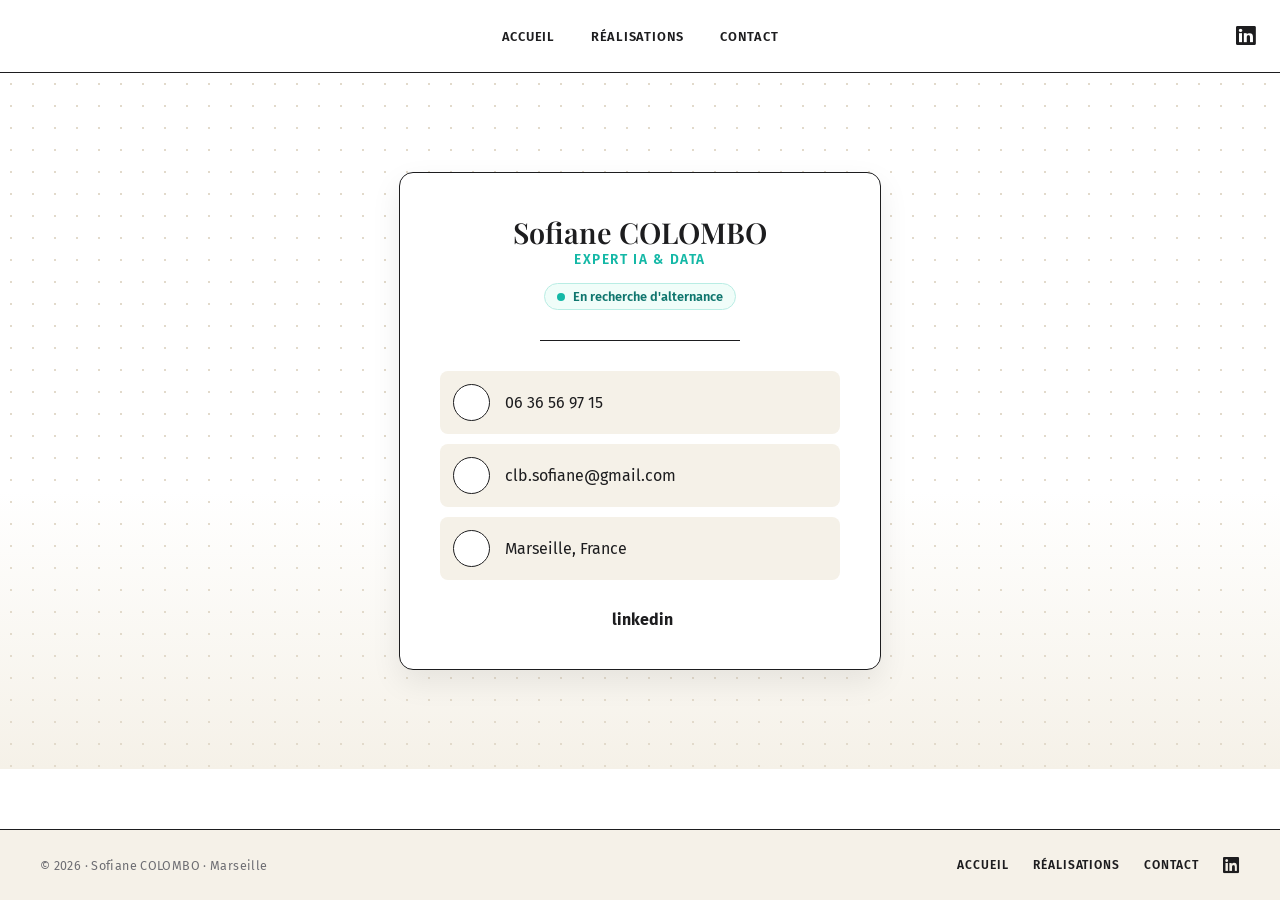
<file: page_contact.html>
<!DOCTYPE html>
<html lang="fr">
<head>
    <meta charset="UTF-8">
    <meta name="viewport" content="width=device-width, initial-scale=1.0">
    <meta name="description" content="Contactez Sofiane COLOMBO - Expert IA & Data">
    <title>Contact - S. COLOMBO</title>
    
    <link rel="stylesheet" href="./style.css"/>
    
   <link rel="preconnect" href="https://fonts.googleapis.com">
<link rel="preconnect" href="https://fonts.gstatic.com" crossorigin>
<link href="https://fonts.googleapis.com/css2?family=Fira+Sans:wght@300;400;600&family=Playfair+Display:ital,wght@0,400;0,600;0,700;0,800;1,400&display=swap" rel="stylesheet">

    <link rel='stylesheet' href='https://cdn-uicons.flaticon.com/2.1.0/uicons-regular-rounded/css/uicons-regular-rounded.css'>
<link rel='stylesheet' href='https://cdn-uicons.flaticon.com/2.1.0/uicons-brands/css/uicons-brands.css'>
<link rel='stylesheet' href='https://cdn-uicons.flaticon.com/2.1.0/uicons-solid-straight/css/uicons-solid-straight.css'>
<link rel='stylesheet' href='https://cdn-uicons.flaticon.com/2.1.0/uicons-thin-rounded/css/uicons-thin-rounded.css'>
<link rel="stylesheet" href="https://cdnjs.cloudflare.com/ajax/libs/font-awesome/6.5.0/css/all.min.css">
    
</head>

<body class="contact-page-body">
    
    <header>
        
         <nav>
            <a href="./index.html">Accueil</a>
            <a href="./realisations.html">Réalisations</a>
            <a href="./page_contact.html">Contact</a>
        </nav>
         
        <a href="https://www.linkedin.com/in/sofiane-colombo-744582396/" target="_blank" class="linkedin-icon">
            <i class="fa-brands fa-linkedin"></i>
        </a>
    
        
    </header>

    <main class="contact-main">
        
        <div class="business-card">
            
            <div class="card-header">
                <h3>Sofiane COLOMBO</h3>
                <span class="job-title">Expert IA & Data</span>
                <div class="status-badge">
                    <span class="dot"></span> En recherche d'alternance
                </div>
            </div>

            <hr class="divider">

            <div class="card-body">
                <a href="tel:+33636569715" class="contact-row">
                    <div class="icon-box">
                        <i class="fi fi-ss-smartphone"></i>
                    </div>
                    <span>06 36 56 97 15</span>
                </a>

                <a href="mailto:clb.sofiane@gmail.com" class="contact-row">
                    <div class="icon-box">
                        <i class="fi fi-ss-envelope"></i>
                    </div>
                    <span>clb.sofiane@gmail.com</span>
                </a>

                <div class="contact-row static">
                    <div class="icon-box">
                        <i class="fi fi-ss-map-marker"></i>
                    </div>
                    <span>Marseille, France</span>
                </div>
            </div>

            <div class="card-footer">
                <a href="https://www.linkedin.com/in/sofiane-colombo-744582396/" target="_blank">
                    <i class="fi fi-brands-linkedin"></i> linkedin
                </a>
            </div>

        </div>

    </main>

    <footer>
        <p>© 2026 · Sofiane COLOMBO · Marseille</p>
        <div class="footer-links">
            <a href="./index.html">Accueil</a>
            <a href="./realisations.html">Réalisations</a>
            <a href="./page_contact.html">Contact</a>
            <a href="https://www.linkedin.com/in/ton-profil" target="_blank">
                <i class="fa-brands fa-linkedin"></i>
            </a>
        </div>
    </footer>

</body>
</html>
</file>
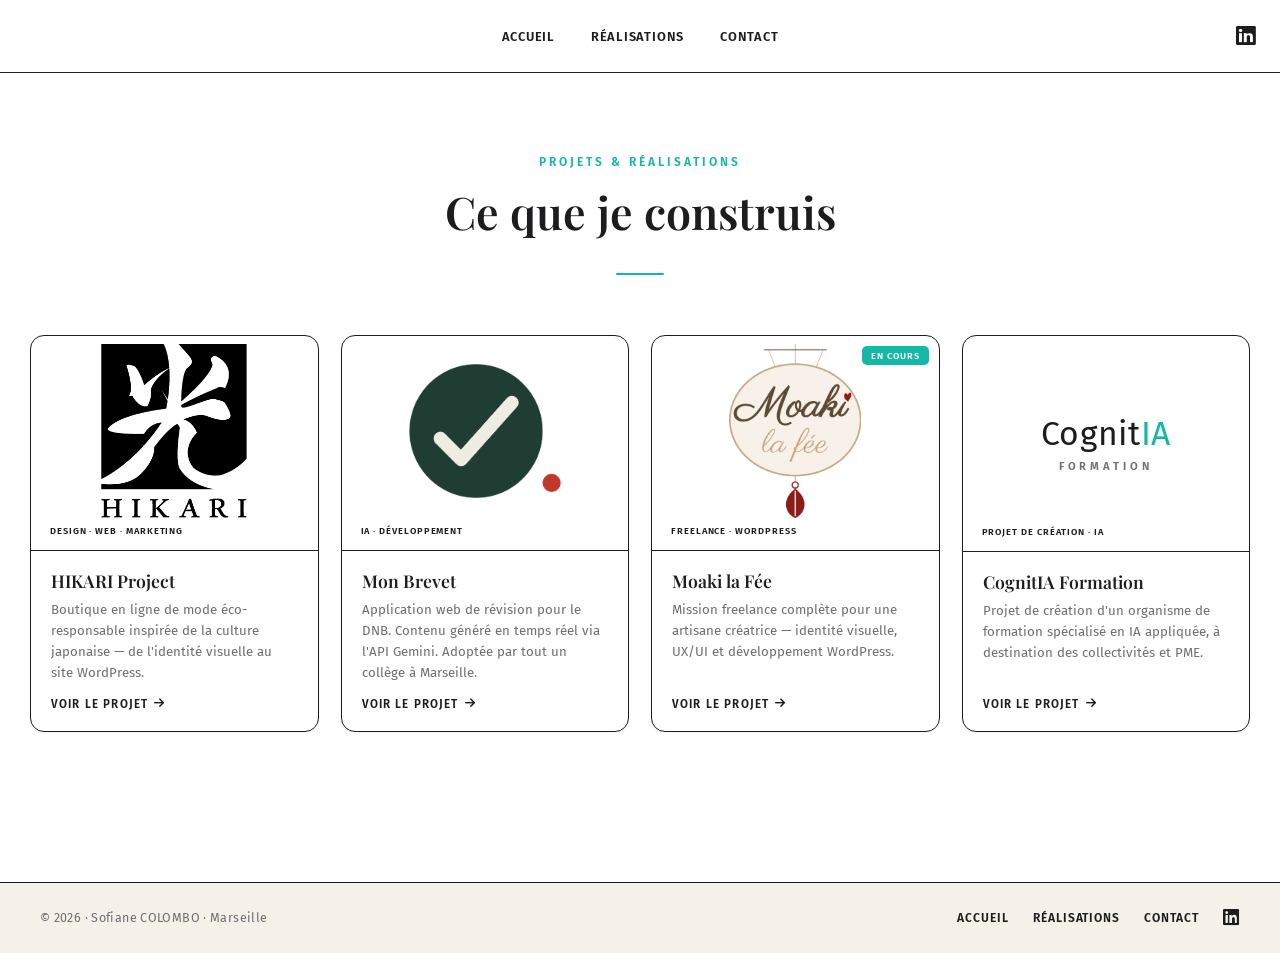
<file: realisations.html>
<!DOCTYPE html>
<html lang="fr">
<head>
  <meta charset="UTF-8" />
  <meta name="viewport" content="width=device-width, initial-scale=1.0" />
  <meta name="description" content="Projets & réalisations de Sofiane Colombo">
  <title>Réalisations — Sofiane COLOMBO</title>

  <link rel="stylesheet" href="./style.css">
  <link rel="preconnect" href="https://fonts.googleapis.com">
  <link rel="preconnect" href="https://fonts.gstatic.com" crossorigin>
  <link href="https://fonts.googleapis.com/css2?family=Fira+Sans:wght@300;400;600&family=Playfair+Display:ital,wght@0,400;0,600;0,700;0,800;1,400&display=swap" rel="stylesheet">
  <link rel='stylesheet' href='https://cdn-uicons.flaticon.com/2.1.0/uicons-regular-rounded/css/uicons-regular-rounded.css'>
  <link rel='stylesheet' href='https://cdn-uicons.flaticon.com/2.1.0/uicons-brands/css/uicons-brands.css'>
  <link rel='stylesheet' href='https://cdn-uicons.flaticon.com/2.1.0/uicons-solid-straight/css/uicons-solid-straight.css'>
  <link rel='stylesheet' href='https://cdn-uicons.flaticon.com/2.1.0/uicons-thin-rounded/css/uicons-thin-rounded.css'>
  <link rel="stylesheet" href="https://cdnjs.cloudflare.com/ajax/libs/font-awesome/6.5.0/css/all.min.css">
</head>

<body>

  <header>
    <nav>
      <a href="index.html">Accueil</a>
      <a href="realisations.html">Réalisations</a>
      <a href="page_contact.html">Contact</a>
    </nav>
    <a href="https://www.linkedin.com/in/sofiane-colombo-744582396/" target="_blank" class="linkedin-icon">
      <i class="fa-brands fa-linkedin"></i>
    </a>
  </header>

  <section id="hub-intro">
    <p class="eyebrow">Projets &amp; Réalisations</p>
    <h1>Ce que je construis</h1>
    <div class="intro-divider"></div>
  </section>

  <main id="hub-grid">

    <!-- HIKARI -->
    <a href="hikari.html" class="hub-card">
      <div class="hub-card-media hub-card-media--logo">
        <!--
          🖼 ASSET : ./asset/hikari-card.png
          Utilise le logo sur fond noir ou le mockup packaging
        -->
        <img src="./asset/hikari-card.png" alt="HIKARI Project" />
        <span class="hub-card-badge">Design · Web · Marketing</span>
      </div>
      <div class="hub-card-content">
        <h2>HIKARI Project</h2>
        <p>Boutique en ligne de mode éco-responsable inspirée de la culture japonaise — de l'identité visuelle au site WordPress.</p>
        <span class="hub-card-link">Voir le projet <i class="fa-solid fa-arrow-right"></i></span>
      </div>
    </a>

    <!-- MON BREVET -->
    <!-- MON BREVET -->
<a href="mon-brevet.html" class="hub-card">
  <div class="hub-card-media hub-card-media--logo">
        <!--
          🖼 ASSET : ./asset/mon-brevet-card.png
          Screenshot de l'accueil (image 1 que tu m'as envoyée)
          À remplacer par le logo quand il sera prêt
        -->
        <img src="./asset/mon-brevet-card.png" alt="Mon Brevet" />
        <span class="hub-card-badge">IA · Développement</span>
      </div>
      <div class="hub-card-content">
        <h2>Mon Brevet</h2>
        <p>Application web de révision pour le DNB. Contenu généré en temps réel via l'API Gemini. Adoptée par tout un collège à Marseille.</p>
        <span class="hub-card-link">Voir le projet <i class="fa-solid fa-arrow-right"></i></span>
      </div>
    </a>

    <!-- MOAKI LA FÉE -->
    <a href="moaki.html" class="hub-card">
      <div class="hub-card-media hub-card-media--logo">
        <!--
          🖼 ASSET : ./asset/moaki-card.png
          Logo ou capture du site
        -->
        <img src="./asset/moaki-card.png" alt="Moaki la Fée" />
        <span class="hub-card-badge">Freelance · WordPress</span>
        <span class="hub-card-wip">En cours</span>
      </div>
      <div class="hub-card-content">
        <h2>Moaki la Fée</h2>
        <p>Mission freelance complète pour une artisane créatrice — identité visuelle, UX/UI et développement WordPress.</p>
        <span class="hub-card-link">Voir le projet <i class="fa-solid fa-arrow-right"></i></span>
      </div>
    </a>

    <!-- COGNITIA -->
    <a href="cognitia.html" class="hub-card">
      <div class="hub-card-media hub-card-media--text">
        <div class="cognitia-visual">
          <span class="cognitia-visual-title">Cognit<span class="cognitia-ia">IA</span></span>
          <span class="cognitia-visual-sub">Formation</span>
        </div>
        <span class="hub-card-badge">Projet de création · IA</span>
      </div>
      <div class="hub-card-content">
        <h2>CognitIA Formation</h2>
        <p>Projet de création d'un organisme de formation spécialisé en IA appliquée, à destination des collectivités et PME.</p>
        <span class="hub-card-link">Voir le projet <i class="fa-solid fa-arrow-right"></i></span>
      </div>
    </a>

  </main>

  <footer>
    <p>© 2026 · Sofiane COLOMBO · Marseille</p>
    <div class="footer-links">
      <a href="index.html">Accueil</a>
      <a href="realisations.html">Réalisations</a>
      <a href="page_contact.html">Contact</a>
      <a href="https://www.linkedin.com/in/sofiane-colombo-744582396/" target="_blank">
        <i class="fa-brands fa-linkedin"></i>
      </a>
    </div>
  </footer>

</body>
</html>
</file>
<file: style.css>
/* =============================================
   VARIABLES — Direction artistique sobre
   ============================================= */
:root {
  --ink:         #1D1D1F;
  --ink-soft:    #6E6E73;
  --paper:       #FFFFFF;
  --sand:        #F5F1E8;
  --sand-line:   #E2DACB;
  --turquoise:   #14B8A6;
  --radius:      14px;
  --shadow-sm:   0 1px 3px rgba(0,0,0,0.05);
  --shadow-md:   0 12px 30px rgba(0,0,0,0.08);
}

/* =============================================
   BASE
   ============================================= */
body {
  margin: 0;
  padding: 0;
  font-family: "Fira Sans", sans-serif;
  background-color: var(--paper);
  color: var(--ink);
  -webkit-font-smoothing: antialiased;
}

h1, h2, h3 {
  font-family: "Playfair Display", serif;
  font-weight: 600;
  color: var(--ink);
}

a { color: inherit; }

/* =============================================
   HEADER
   ============================================= */
header {
  display: flex;
  justify-content: center;
  align-items: center;
  height: 72px;
  min-height: 72px;
  padding: 0 20px;
  position: sticky;
  top: 0;
  z-index: 50;
  background-color: rgba(255,255,255,0.85);
  backdrop-filter: blur(12px);
  -webkit-backdrop-filter: blur(12px);
  border-bottom: 1px solid var(--ink);
}

header .linkedin-icon {
  position: absolute;
  right: 24px;
  font-size: 1.4rem !important;
  color: var(--ink);
  transition: color 0.25s ease;
}
header .linkedin-icon:hover { color: var(--turquoise); }

header nav {
  display: flex;
  gap: 36px;
}

header nav a {
  font-family: "Fira Sans", sans-serif;
  font-size: 0.8rem !important;
  font-weight: 600;
  letter-spacing: 0.06em;
  text-transform: uppercase;
  text-decoration: none;
  color: var(--ink);
  transition: color 0.25s ease;
}
header nav a:hover { color: var(--turquoise); }

header a { text-decoration: none; }
header i {
  color: var(--ink);
  font-size: 1.4rem !important;
  transition: color 0.25s ease;
}
header i:hover { color: var(--turquoise); }

/* =============================================
   FOOTER
   ============================================= */
footer {
  display: flex;
  justify-content: space-between;
  align-items: center;
  height: 70px;
  padding: 0 40px;
  margin-top: 60px;
  background-color: var(--sand);
  color: var(--ink-soft);
  font-family: "Fira Sans", sans-serif;
  font-size: 0.78rem;
  letter-spacing: 0.03em;
  border-top: 1px solid var(--ink);
}

.footer-links {
  display: flex;
  align-items: center;
  gap: 24px;
}

.footer-links a {
  text-decoration: none;
  color: var(--ink);
  font-size: 0.75rem;
  font-weight: 600;
  letter-spacing: 0.08em;
  text-transform: uppercase;
  transition: color 0.25s ease;
}
.footer-links a:hover { color: var(--turquoise); }
.footer-links i { font-size: 1.15rem; }

/* =============================================
   HERO — INDEX
   ============================================= */
#background-main-title {
  display: flex;
  width: 100%;
  height: 60vh;
  background-color: var(--paper);
  background-image:
    radial-gradient(circle at 20% 30%, rgba(20,184,166,0.06), transparent 45%),
    radial-gradient(circle at 80% 70%, rgba(20,184,166,0.05), transparent 50%),
    linear-gradient(180deg, #FFFFFF 0%, #F5F1E8 100%);
  justify-content: center;
  align-items: center;
  border-bottom: 1px solid #1D1D1F;
}

#main-title {
  color: var(--ink);
  text-align: center;
  padding: 26px 34px;
  background-color: rgba(255,255,255,0.9);
  border-radius: var(--radius);
  box-shadow: var(--shadow-md);
  max-width: 80%;
  font-size: 2rem;
}

#hero_cta {
  display: flex;
  justify-content: center;
  gap: 40px;
  align-items: flex-start;
  margin-top: -40px;
  position: relative;
  flex-wrap: wrap;
  padding-bottom: 50px;
}

.cta-container {
  display: flex;
  flex-direction: column;
  align-items: center;
  gap: 14px;
  margin: 0 10px;
  width: 120px;
}

.cta-label {
  font-family: "Fira Sans", sans-serif;
  font-weight: 600;
  font-size: 0.8rem;
  color: var(--ink-soft);
  text-align: center;
  text-transform: uppercase;
  letter-spacing: 0.06em;
  transition: color 0.25s ease;
}
.cta-container:hover .cta-label { color: var(--turquoise); }

.cta {
  background-color: var(--paper);
  width: 100px;
  height: 100px;
  border-radius: var(--radius);
  display: flex;
  justify-content: center;
  align-items: center;
  text-decoration: none;
  border: 1px solid var(--ink);
  box-shadow: var(--shadow-sm);
  transition: transform 0.25s ease, box-shadow 0.25s ease, border-color 0.25s ease;
}

.cta i {
  font-size: 2.3rem;
  color: var(--ink);
  margin: 0;
  transition: color 0.25s ease;
}

.cta:hover {
  transform: translateY(-4px);
  box-shadow: var(--shadow-md);
  border-color: var(--turquoise);
}
.cta:hover i { color: var(--turquoise); }

/* =============================================
   PRESENTATION — INDEX
   ============================================= */
#presentation {
  background-color: var(--paper);
  padding: 80px 20px;
}

.presentation-container {
  max-width: 900px;
  margin: 0 auto;
  font-family: 'Fira Sans', sans-serif;
  color: var(--ink);
}

#presentation h2 {
  font-size: 2.1rem;
  margin-bottom: 30px;
}

#presentation p {
  line-height: 1.75;
  margin-bottom: 18px;
  font-size: 1rem;
  color: var(--ink-soft);
}
#presentation strong { color: var(--ink); }

/* =============================================
   PAGE CONTACT
   ============================================= */
.contact-page-body {
  min-height: 100vh;
  display: flex;
  flex-direction: column;
}

.contact-main {
  flex: 1;
  display: flex;
  justify-content: center;
  align-items: center;
  padding: 20px;
  background-image:
    radial-gradient(#E2DACB 0.8px, transparent 0.8px),
    linear-gradient(180deg, var(--paper) 0%, var(--paper) 60%, var(--sand) 100%);
  background-size: 22px 22px, 100% 100%;
}

.business-card {
  background-color: var(--paper);
  width: 100%;
  max-width: 400px;
  padding: 40px;
  border: 1px solid var(--ink);
  border-radius: var(--radius);
  box-shadow: var(--shadow-md);
  text-align: center;
  position: relative;
}

.card-header h3 {
  margin: 0;
  font-size: 1.8rem;
  color: var(--ink);
}

.job-title {
  font-family: "Fira Sans", sans-serif;
  text-transform: uppercase;
  letter-spacing: 0.12em;
  color: var(--turquoise);
  font-weight: 600;
  font-size: 0.85rem;
  display: block;
  margin-bottom: 15px;
}

.status-badge {
  display: inline-flex;
  align-items: center;
  gap: 8px;
  background-color: #F0FDF9;
  color: #0F766E;
  padding: 5px 12px;
  border-radius: 20px;
  font-size: 0.8rem;
  font-weight: 600;
  border: 1px solid #B9EDE4;
}

.dot {
  height: 8px;
  width: 8px;
  background-color: var(--turquoise);
  border-radius: 50%;
  display: inline-block;
}

.divider {
  border: 0;
  height: 1px;
  background: var(--ink);
  margin: 30px 0;
  width: 50%;
  margin-left: auto;
  margin-right: auto;
}

.contact-row {
  display: flex;
  align-items: center;
  justify-content: flex-start;
  gap: 15px;
  padding: 12px;
  margin-bottom: 10px;
  text-decoration: none;
  color: var(--ink);
  background-color: var(--sand);
  border-radius: 8px;
  transition: all 0.25s ease;
  border: 1px solid transparent;
}

.contact-row:not(.static):hover {
  background-color: var(--paper);
  border-color: var(--turquoise);
  transform: translateX(4px);
}

.icon-box {
  width: 35px;
  height: 35px;
  background-color: var(--paper);
  color: var(--turquoise);
  border: 1px solid var(--ink);
  border-radius: 50%;
  display: flex;
  justify-content: center;
  align-items: center;
}

.icon-box i { font-size: 1rem; margin: 0; }

.back-link {
  color: var(--ink);
  text-decoration: none;
  font-family: "Fira Sans", sans-serif;
  display: flex;
  align-items: center;
  gap: 5px;
  font-size: 0.9rem;
  transition: color 0.25s ease;
}
.back-link:hover { color: var(--turquoise); }
.back-link i { font-size: 1rem; margin: 0; }

.card-footer { margin-top: 30px; }
.card-footer a {
  color: var(--ink);
  text-decoration: none;
  font-weight: bold;
  display: flex;
  justify-content: center;
  align-items: center;
  gap: 5px;
  transition: color 0.25s ease;
}
.card-footer a:hover { color: var(--turquoise); }
.card-footer i { font-size: 1.2rem; margin: 0; }

/* =============================================
   HUB — Réalisations
   ============================================= */
#hub-intro {
  text-align: center;
  padding: 70px 20px 40px;
}

#hub-intro .eyebrow {
  display: inline-block;
  font-family: "Fira Sans", sans-serif;
  font-size: 0.75rem;
  font-weight: 600;
  letter-spacing: 0.25em;
  text-transform: uppercase;
  color: var(--turquoise);
  margin-bottom: 0.8rem;
}

#hub-intro h1 {
  font-size: clamp(1.8rem, 4vw, 2.8rem);
  margin: 0 0 1.5rem;
}

#hub-grid {
  display: grid;
  grid-template-columns: repeat(4, 1fr);
  gap: 22px;
  max-width: 1280px;
  margin: 0 auto;
  padding: 20px 30px 90px;
}

.hub-card {
  display: flex;
  flex-direction: column;
  border: 1px solid var(--ink);
  border-radius: var(--radius);
  overflow: hidden;
  text-decoration: none;
  color: inherit;
  background: var(--paper);
  box-shadow: var(--shadow-sm);
  transition: transform 0.3s ease, box-shadow 0.3s ease, border-color 0.3s ease;
}

.hub-card:hover {
  transform: translateY(-6px);
  box-shadow: var(--shadow-md);
  border-color: var(--turquoise);
}

.hub-card-media {
  position: relative;
  width: 100%;
  aspect-ratio: 4 / 3;
  overflow: hidden;
  border-bottom: 1px solid #1D1D1F;
}

.hub-card-media img {
  width: 100%;
  height: 100%;
  object-fit: cover;
  object-position: top;
  display: block;
  transition: transform 0.4s ease;
  padding-bottom: 24px;
}
.hub-card:hover .hub-card-media img { transform: scale(1.04); }

.hub-card-badge {
  position: absolute;
  bottom: 10px;
  left: 10px;
  background: rgba(255,255,255,0.92);
  color: var(--ink);
  font-family: "Fira Sans", sans-serif;
  font-size: 0.58rem;
  font-weight: 600;
  letter-spacing: 0.1em;
  text-transform: uppercase;
  padding: 4px 9px;
  border-radius: 5px;
}

.hub-card-wip {
  position: absolute;
  top: 10px;
  right: 10px;
  background: var(--turquoise);
  color: #fff;
  font-family: "Fira Sans", sans-serif;
  font-size: 0.58rem;
  font-weight: 600;
  letter-spacing: 0.1em;
  text-transform: uppercase;
  padding: 4px 9px;
  border-radius: 5px;
}

.hub-card-content {
  padding: 18px 20px 20px;
  display: flex;
  flex-direction: column;
  gap: 8px;
  flex: 1;
}

.hub-card-content h2 {
  font-size: 1.1rem;
  margin: 0;
}

.hub-card-content p {
  font-family: "Fira Sans", sans-serif;
  font-size: 0.83rem;
  line-height: 1.6;
  color: var(--ink-soft);
  margin: 0;
  flex: 1;
}

.hub-card-link {
  display: inline-flex;
  align-items: center;
  gap: 6px;
  font-family: "Fira Sans", sans-serif;
  font-size: 0.72rem;
  font-weight: 600;
  letter-spacing: 0.1em;
  text-transform: uppercase;
  color: var(--ink);
  margin-top: 4px;
  transition: gap 0.25s ease, color 0.25s ease;
}
.hub-card:hover .hub-card-link { gap: 12px; color: var(--turquoise); }

.hub-card-media--logo {
  display: flex;
  align-items: center;
  justify-content: center;
  padding: 20px;
  box-sizing: border-box;
}
.hub-card-media--logo img {
  object-fit: contain;
  object-position: center;
}

.hub-card-media--text {
  display: flex;
  align-items: center;
  justify-content: center;
}

.cognitia-visual {
  display: flex;
  flex-direction: column;
  align-items: center;
  gap: 6px;
}

.cognitia-visual-title {
  font-size: 2.1rem;
  letter-spacing: 0.02em;
}

.cognitia-ia { color: var(--turquoise); }

.cognitia-visual-sub {
  font-family: "Fira Sans", sans-serif;
  font-size: 0.7rem;
  font-weight: 600;
  letter-spacing: 0.35em;
  text-transform: uppercase;
  color: var(--ink-soft);
}

/* =============================================
   PAGES DÉTAIL PROJET
   ============================================= */
#detail-intro {
  text-align: center;
  padding: 60px 20px 50px;
  max-width: 760px;
  margin: 0 auto;
}

.detail-back {
  display: block;
  text-align: center;
  margin: 10px 0 30px;
  font-family: "Fira Sans", sans-serif;
  font-size: 0.8rem;
  font-weight: 600;
  letter-spacing: 0.08em;
  text-transform: uppercase;
  color: var(--ink);
  text-decoration: none;
  transition: color 0.25s ease;
}
.detail-back:hover { color: var(--turquoise); }
.detail-back i { margin-right: 6px; }

#detail-intro .eyebrow {
  display: inline-block;
  font-family: "Fira Sans", sans-serif;
  font-size: 0.75rem;
  font-weight: 600;
  letter-spacing: 0.25em;
  text-transform: uppercase;
  color: var(--turquoise);
  margin-bottom: 1rem;
}

#detail-intro h1 {
  font-size: clamp(1.9rem, 4vw, 3rem);
  line-height: 1.2;
  margin: 0 0 1.4rem;
}

#detail-intro .intro-text {
  font-family: "Fira Sans", sans-serif;
  font-size: 1rem;
  line-height: 1.75;
  color: var(--ink-soft);
  margin: 0 auto;
}

.intro-divider {
  width: 48px;
  height: 2px;
  background-color: var(--turquoise);
  margin: 2rem auto 0;
  border-radius: 2px;
}

#detail-projects {
  max-width: 1100px;
  margin: 0 auto;
  padding: 20px 20px 60px;
  display: flex;
  flex-direction: column;
  gap: 26px;
}

.detail-block {
  display: grid;
  grid-template-columns: 1fr 1fr;
  border: 1px solid var(--ink);
  border-radius: var(--radius);
  overflow: hidden;
  background-color: var(--paper);
  box-shadow: var(--shadow-sm);
  max-height: 680px;
  opacity: 0;
  transform: translateY(30px);
  transition: opacity 0.6s ease, transform 0.6s ease, box-shadow 0.3s ease;
}
.detail-block:hover { box-shadow: var(--shadow-md); }
.detail-block.visible { opacity: 1; transform: translateY(0); }

.detail-block--alt .detail-media  { order: 2; }
.detail-block--alt .detail-content { order: 1; }

.detail-media {
  position: relative;
  overflow: hidden;
  background-color: var(--sand);
  min-height: 340px;
  max-height: 650px;
}

.detail-media img {
  width: 100%;
  height: 100%;
  object-fit: contain;
  display: block;
  transition: transform 0.5s ease;
}
.detail-media--landscape img {
  object-fit: cover;
  object-position: top center;
}

.detail-media video {
  width: 100%;
  height: 100%;
  object-fit: cover;
  object-position: center top;
  display: block;
  transition: transform 0.5s ease;
}

.detail-block:hover .detail-media img,
.detail-block:hover .detail-media video {
  transform: scale(1.03);
}

.media-badge {
  position: absolute;
  top: 14px;
  left: 14px;
  background-color: rgba(255,255,255,0.92);
  color: var(--ink);
  font-family: "Fira Sans", sans-serif;
  font-size: 0.65rem;
  font-weight: 600;
  letter-spacing: 0.12em;
  text-transform: uppercase;
  padding: 4px 10px;
  border-radius: 5px;
}

.detail-content {
  padding: clamp(1.8rem, 4vw, 3rem);
  background-color: var(--paper);
  color: var(--ink);
  display: flex;
  flex-direction: column;
  justify-content: center;
}

.detail-tag {
  font-family: "Fira Sans", sans-serif;
  font-size: 0.72rem;
  font-weight: 600;
  letter-spacing: 0.12em;
  text-transform: uppercase;
  color: var(--turquoise);
  margin-bottom: 0.9rem;
  display: flex;
  align-items: center;
  gap: 6px;
}

.detail-content h2 {
  font-size: clamp(1.4rem, 2.5vw, 1.9rem);
  line-height: 1.2;
  margin: 0 0 1.1rem;
}

.detail-content p {
  font-family: "Fira Sans", sans-serif;
  font-size: 0.95rem;
  line-height: 1.75;
  margin-bottom: 0.9rem;
  color: var(--ink-soft);
}

.detail-skills {
  display: flex;
  flex-wrap: wrap;
  gap: 8px;
  margin: 0.6rem 0 1.4rem;
}

.detail-skills span {
  font-family: "Fira Sans", sans-serif;
  font-size: 0.68rem;
  font-weight: 600;
  letter-spacing: 0.08em;
  text-transform: uppercase;
  padding: 4px 10px;
  border: 1px solid var(--ink);
  color: var(--ink-soft);
  border-radius: 5px;
  background-color: var(--paper);
}

.detail-link {
  display: inline-flex;
  align-items: center;
  gap: 8px;
  font-family: "Fira Sans", sans-serif;
  font-size: 0.8rem;
  font-weight: 600;
  letter-spacing: 0.1em;
  text-transform: uppercase;
  text-decoration: none;
  color: var(--ink);
  transition: gap 0.25s ease, color 0.25s ease;
  align-self: flex-start;
}
.detail-link:hover { gap: 14px; color: var(--turquoise); }

/* =============================================
   RESPONSIVE
   ============================================= */
@media (max-width: 1024px) {
  #hub-grid { grid-template-columns: repeat(2, 1fr); }
}

@media (max-width: 768px) {
  .detail-block,
  .detail-block--alt {
    grid-template-columns: 1fr;
    max-height: none;
    overflow: visible;
  }
  .detail-media { min-height: 220px; max-height: 280px; }
  .detail-content { padding: 1.5rem; }
  .detail-block--alt .detail-media  { order: 1; }
  .detail-block--alt .detail-content { order: 2; }
}

@media (max-width: 600px) {
  #hub-grid { grid-template-columns: 1fr; }
}

/* =============================================
   COGNITIA — Blocs visuels sans image
   ============================================= */
.detail-media--visual {
  display: flex;
  align-items: center;
  justify-content: center;
  background-color: var(--paper);
  padding: 2rem;
  box-sizing: border-box;
}

/* Stat */
.stat-block { text-align: center; }
.stat-number {
  font-family: "Playfair Display", serif;
  font-size: clamp(2.8rem, 6vw, 4rem);
  font-weight: 700;
  color: var(--ink);
  line-height: 1;
}
.stat-number .accent { color: var(--turquoise); }
.stat-label {
  font-family: "Fira Sans", sans-serif;
  font-size: 0.8rem;
  font-weight: 600;
  color: var(--ink-soft);
  text-transform: uppercase;
  letter-spacing: 0.08em;
  margin-top: 12px;
}

/* Liste formations */
.formation-list {
  width: 100%;
  max-width: 400px;
}
.formation-item {
  display: flex;
  justify-content: space-between;
  align-items: center;
  gap: 12px;
  padding: 12px 0;
  border-bottom: 1px solid var(--sand-line);
  font-family: "Fira Sans", sans-serif;
  font-size: 0.85rem;
  color: var(--ink);
}
.formation-item:last-child { border-bottom: none; }
.formation-item .duration {
  color: var(--turquoise);
  font-weight: 600;
  font-size: 0.75rem;
  white-space: nowrap;
}

/* Badges juridiques */
.legal-visual {
  display: flex;
  flex-direction: column;
  gap: 16px;
  align-items: center;
}
.legal-badge {
  border: 1px solid #1D1D1F;
  border-radius: 12px;
  padding: 18px 32px;
  text-align: center;
  width: 200px;
}
.legal-badge i {
  font-size: 1.6rem;
  color: var(--turquoise);
  margin-bottom: 8px;
  display: block;
}
.legal-badge span {
  display: block;
  font-family: "Playfair Display", serif;
  font-size: 1rem;
  font-weight: 700;
  color: var(--ink);
}
.legal-badge small {
  font-family: "Fira Sans", sans-serif;
  font-size: 0.7rem;
  color: var(--ink-soft);
}

/* Timeline */
.timeline-visual {
  width: 100%;
  max-width: 420px;
  display: flex;
  flex-direction: column;
  gap: 20px;
}
.timeline-item {
  display: flex;
  gap: 14px;
  align-items: flex-start;
}
.timeline-dot {
  width: 10px;
  height: 10px;
  border-radius: 50%;
  background: var(--turquoise);
  margin-top: 6px;
  flex-shrink: 0;
}
.timeline-text strong {
  display: block;
  font-family: "Fira Sans", sans-serif;
  font-weight: 600;
  font-size: 0.88rem;
  color: var(--ink);
}
.timeline-text span {
  font-size: 0.78rem;
  color: var(--ink-soft);
}

/* CTA téléchargement */
.detail-download {
  display: block;
  text-align: center;
  margin: 10px 0 40px;
}
.detail-download a {
  display: inline-flex;
  align-items: center;
  gap: 8px;
  font-family: "Fira Sans", sans-serif;
  font-size: 0.8rem;
  font-weight: 600;
  letter-spacing: 0.08em;
  text-transform: uppercase;
  color: var(--ink);
  text-decoration: none;
  border: 1px solid #1D1D1F;
  border-radius: 8px;
  padding: 12px 24px;
  transition: color 0.25s ease, border-color 0.25s ease;
}
.detail-download a:hover {
  color: var(--turquoise);
  border-color: var(--turquoise);
}

/* =============================================
   SÉPARATEUR CENTRAL — Detail blocks
   ============================================= */
.detail-block {
  position: relative;
}

.detail-block::after {
  content: "";
  position: absolute;
  top: 8%;
  bottom: 8%;
  left: 50%;
  width: 1px;
  background: var(--sand-line);
  transform: translateX(-50%);
}

@media (max-width: 768px) {
  .detail-block::after {
    display: none;
  }
}

/* =============================================
   MON BREVET — Logo centré (carte UI/UX)
   ============================================= */
.detail-media--logo {
  display: flex;
  align-items: center;
  justify-content: center;
  padding: 2.5rem;
  box-sizing: border-box;
  background-color: var(--paper);
}

/* =============================================
   MON BREVET — Matrice de décision (carte Idéation)
   ============================================= */
.decision-matrix {
  width: 100%;
  max-width: 420px;
  display: flex;
  flex-direction: column;
  gap: 22px;
}

.decision-row {
  display: flex;
  flex-direction: column;
  gap: 8px;
}

.decision-label {
  font-family: "Fira Sans", sans-serif;
  font-size: 0.68rem;
  font-weight: 600;
  letter-spacing: 0.1em;
  text-transform: uppercase;
  color: var(--ink-soft);
}

.decision-options {
  display: flex;
  gap: 10px;
}

.decision-chip {
  flex: 1;
  display: flex;
  align-items: center;
  gap: 8px;
  padding: 10px 14px;
  border-radius: 8px;
  font-family: "Fira Sans", sans-serif;
  font-size: 0.8rem;
  font-weight: 600;
}

.decision-chip.discarded {
  border: 1px solid var(--sand-line);
  color: var(--ink-soft);
  text-decoration: line-through;
  text-decoration-color: var(--sand-line);
  opacity: 0.65;
}

.decision-chip.chosen {
  border: 1px solid var(--turquoise);
  color: var(--ink);
  background: rgba(20,184,166,0.06);
}

.decision-chip i {
  font-size: 0.85rem;
  flex-shrink: 0;
}

.decision-chip.discarded i { color: var(--ink-soft); }
.decision-chip.chosen i { color: var(--turquoise); }
</file>
